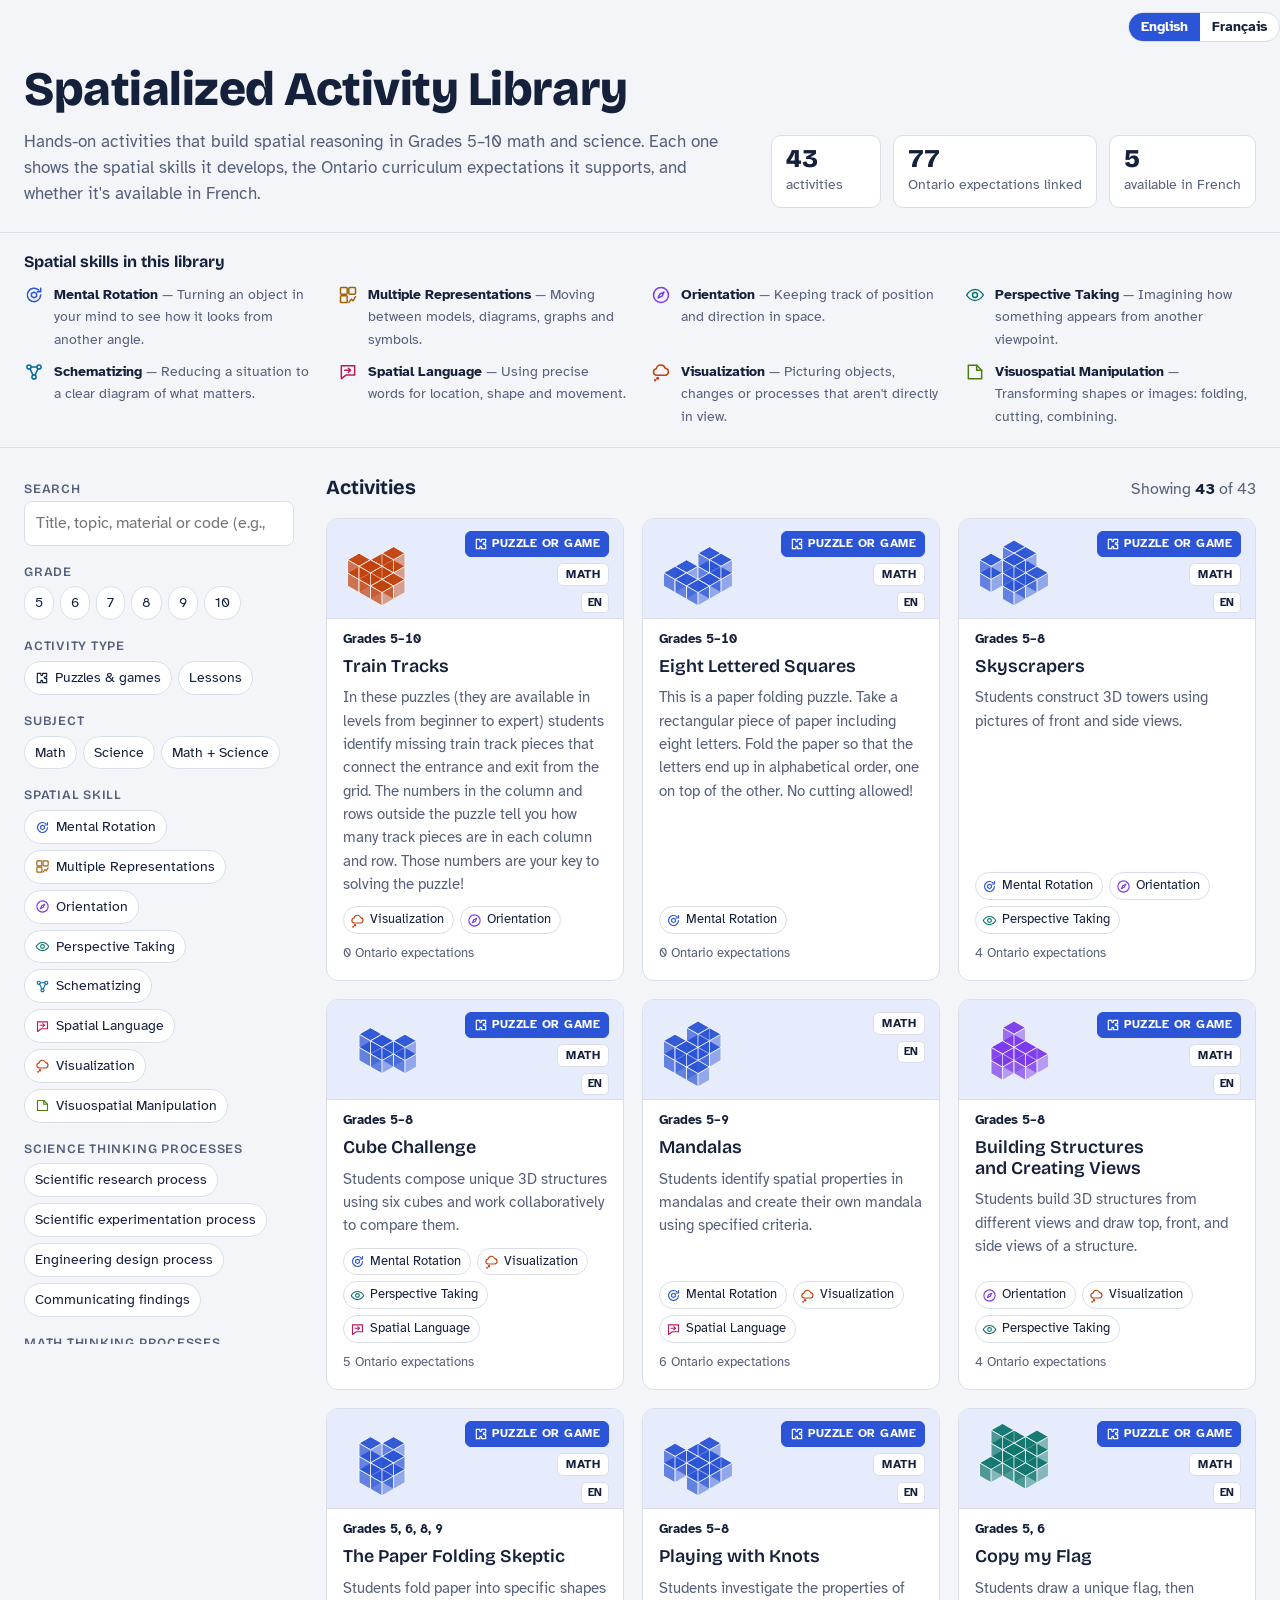
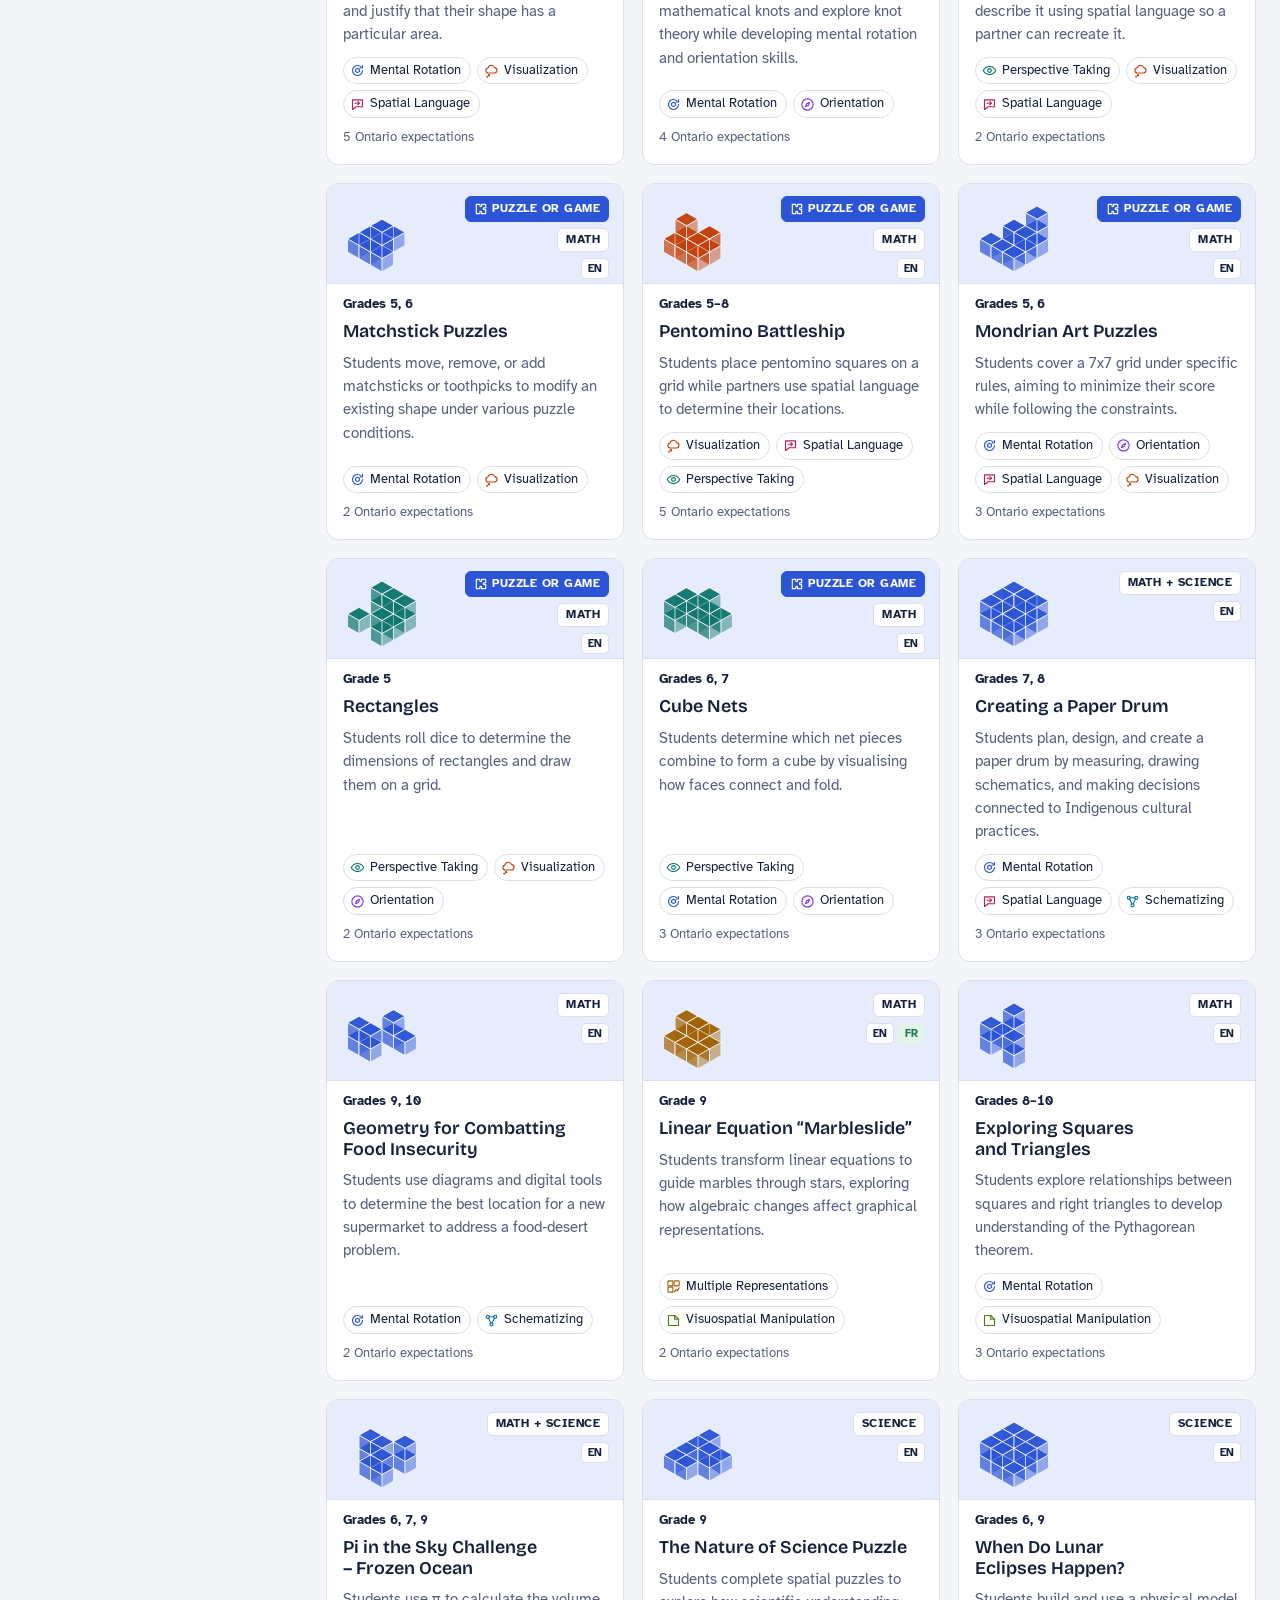
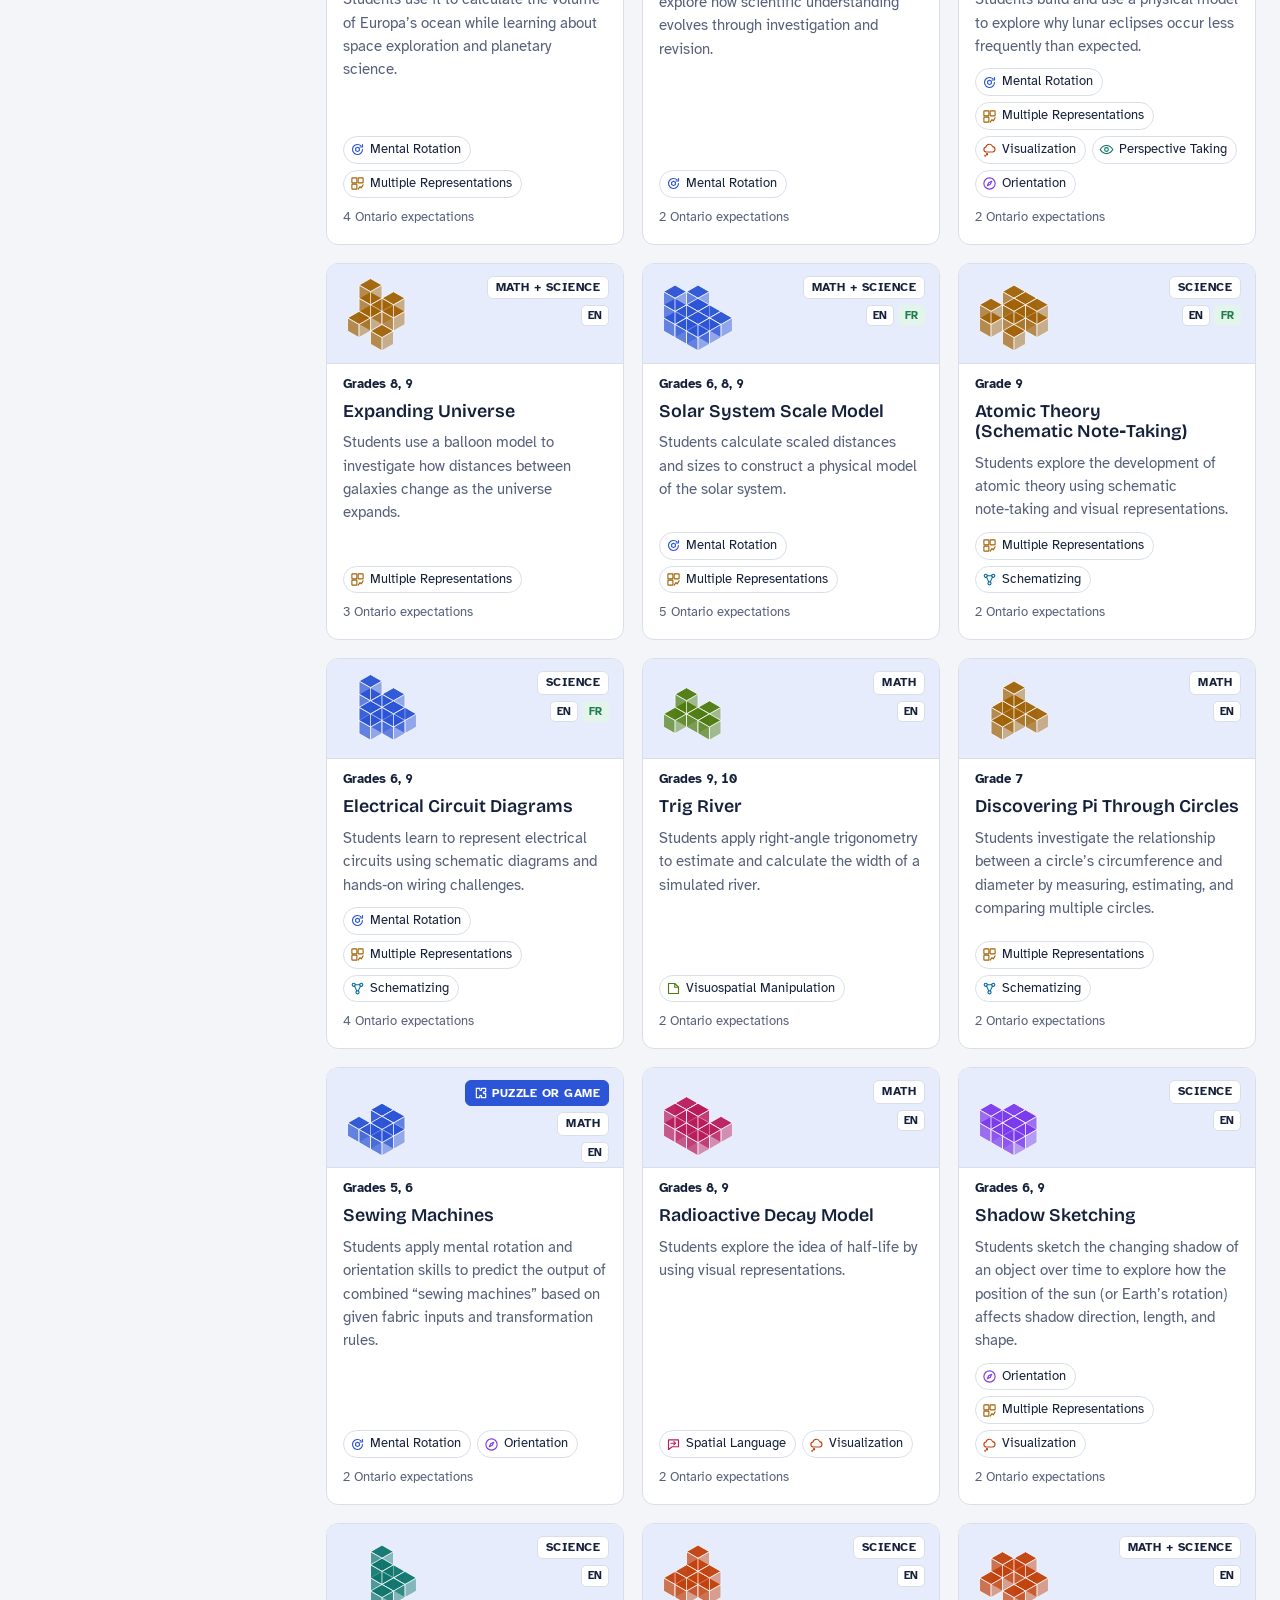
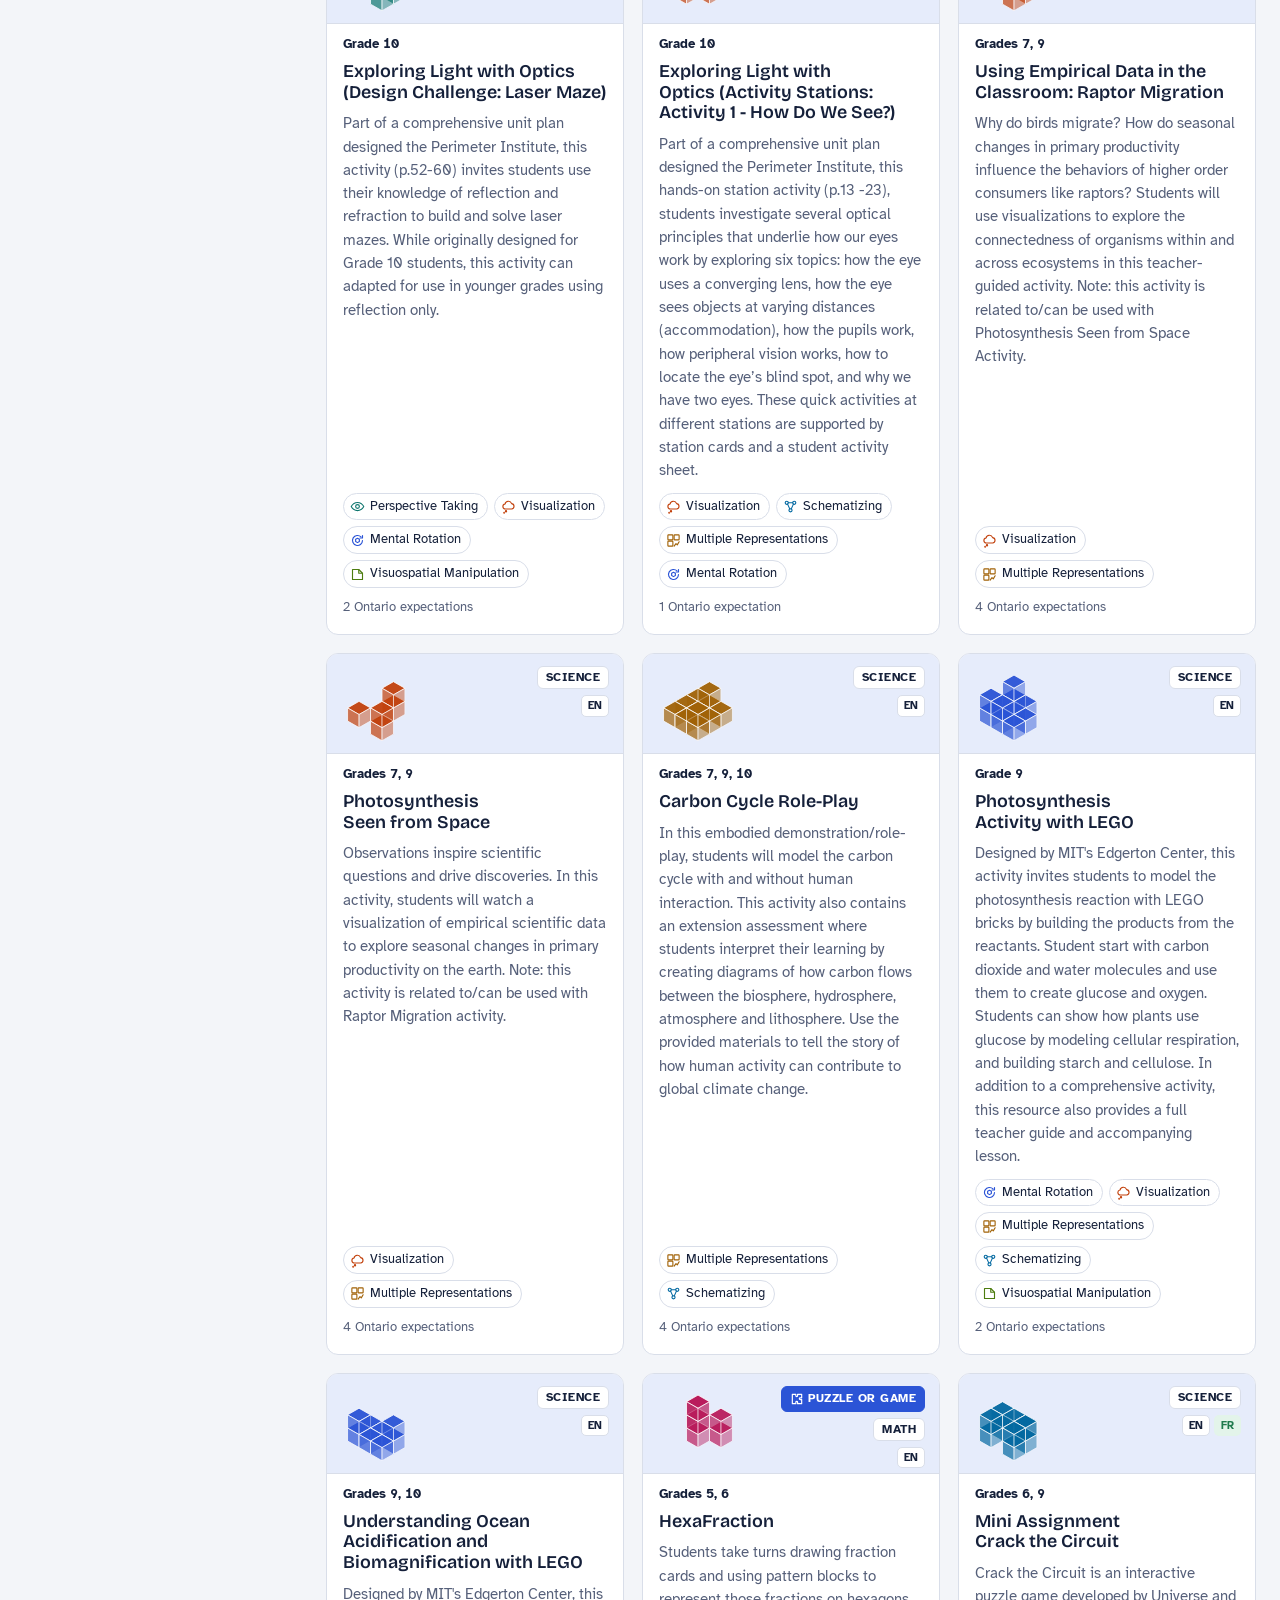
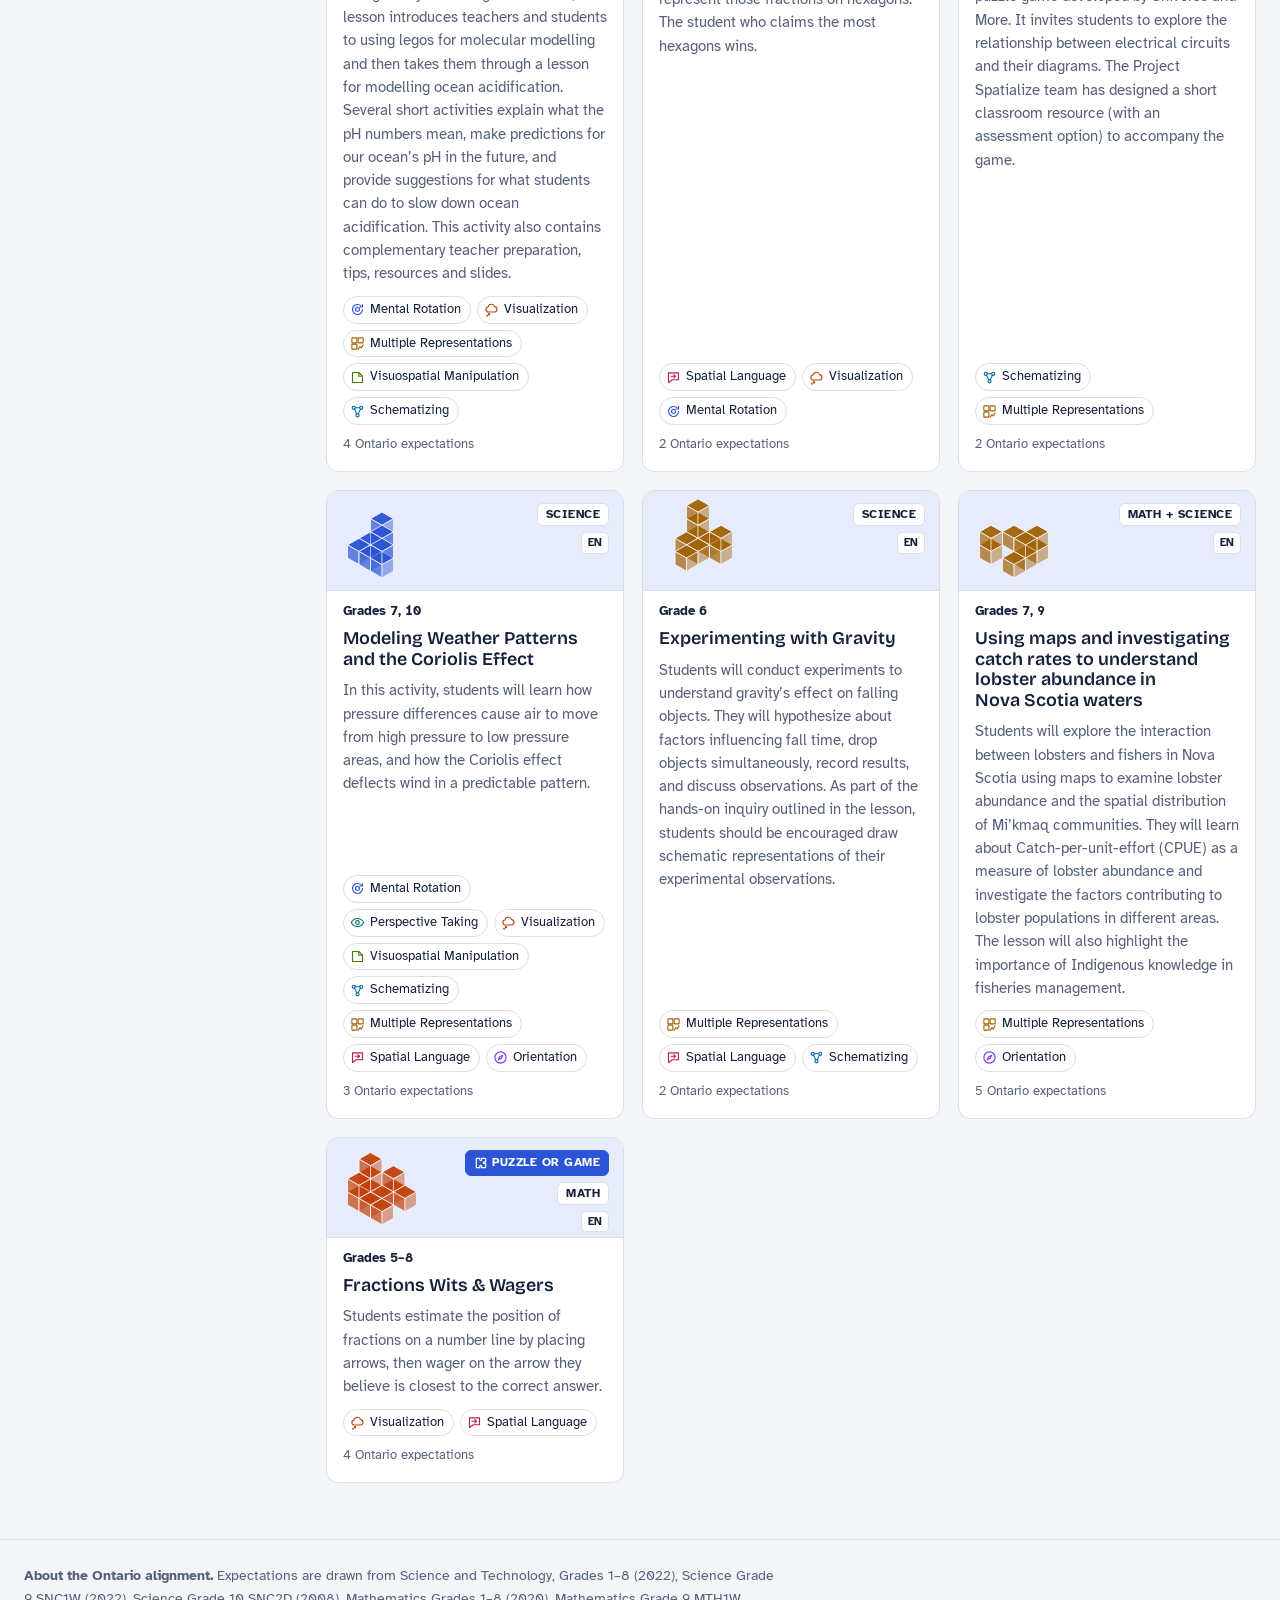
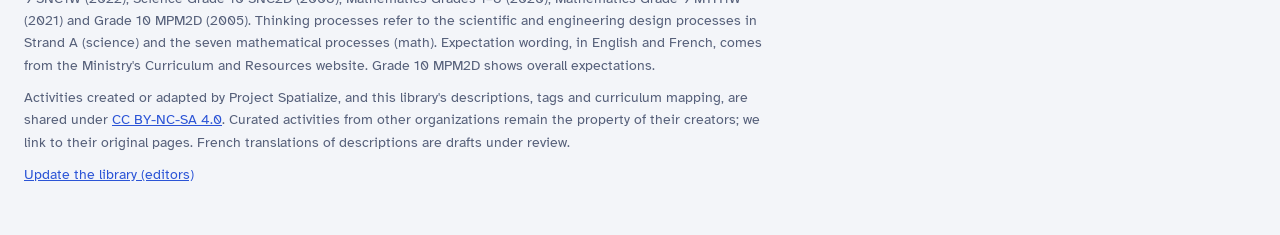
<file: index.html>
<!DOCTYPE html>
<html lang="en">
<head>
<meta charset="utf-8">
<meta name="viewport" content="width=device-width, initial-scale=1">
<title>Spatialized Activity Library</title>
<meta name="description" content="Hands-on spatial reasoning activities for Grades 5–10 math and science, linked to the Ontario curriculum. In English and French.">
<link rel="preconnect" href="https://fonts.googleapis.com">
<link rel="preconnect" href="https://fonts.gstatic.com" crossorigin>
<link href="https://fonts.googleapis.com/css2?family=Atkinson+Hyperlegible:ital,wght@0,400;0,700;1,400&family=Bricolage+Grotesque:opsz,wght@12..96,600;12..96,800&display=swap" rel="stylesheet">
<link rel="stylesheet" href="assets/style.css">
</head>
<body>
<a class="skip" href="#results" data-t="skip">Skip to activities</a>
<div class="wrap topbar">
  <div class="langs" role="group" aria-label="Language / Langue">
    <button type="button" data-lang="en" aria-pressed="true">English</button>
    <button type="button" data-lang="fr" aria-pressed="false" lang="fr">Français</button>
  </div>
</div>
<header class="mast">
  <div class="wrap mast-inner">
    <div>
      <h1 data-t="title">Spatialized Activity Library</h1>
      <p class="lede" data-t="lede"></p>
    </div>
    <div class="stats">
      <div class="stat"><b id="st-total">0</b><span data-t="stActs"></span></div>
      <div class="stat"><b id="st-exp">0</b><span data-t="stExp"></span></div>
      <div class="stat"><b id="st-fr">0</b><span data-t="stFr"></span></div>
    </div>
  </div>
</header>

<section class="key" aria-labelledby="key-h">
  <div class="wrap">
    <h2 id="key-h" data-t="keyH"></h2>
    <ul id="skill-key"></ul>
  </div>
</section>

<div class="wrap">
<main>
  <aside class="filters" aria-label="Filters" id="filters">
    <div>
      <label class="flabel" for="q" data-t="search"></label>
      <input type="search" id="q" autocomplete="off">
    </div>
    <fieldset><legend data-t="fGrade"></legend><div class="chips" id="f-grade"></div></fieldset>
    <fieldset><legend data-t="fType"></legend><div class="chips" id="f-type"></div></fieldset>
    <fieldset><legend data-t="fSubj"></legend><div class="chips" id="f-subj"></div></fieldset>
    <fieldset><legend data-t="fSkill"></legend><div class="chips" id="f-skill"></div></fieldset>
    <fieldset><legend data-t="fSciProc"></legend><div class="chips" id="f-sp"></div></fieldset>
    <fieldset><legend data-t="fMathProc"></legend><div class="chips" id="f-mp"></div></fieldset>
    <fieldset><legend data-t="fLang"></legend><div class="chips" id="f-lang"></div></fieldset>
    <button type="button" class="btn" id="reset" data-t="reset"></button>
  </aside>

  <section id="results" aria-labelledby="res-h">
    <div class="results-head">
      <h2 id="res-h" style="font-size:1.25rem" data-t="acts"></h2>
      <p aria-live="polite" id="count"></p>
    </div>
    <ul class="grid" id="grid"></ul>
    <p class="empty" id="empty" hidden data-t="empty"></p>
  </section>
</main>
</div>

<footer>
  <div class="wrap">
    <p data-t="aboutAlign"></p>
    <p data-t="license"></p>
    <p><a href="admin.html" data-t="editLink"></a></p>
  </div>
</footer>

<dialog id="dlg" aria-labelledby="dlg-title"></dialog>

<script src="assets/shared.js"></script>
<script>
const T = {
 en: {
  skip:"Skip to activities", title:"Spatialized Activity Library",
  lede:"Hands-on activities that build spatial reasoning in Grades 5–10 math and science. Each one shows the spatial skills it develops, the Ontario curriculum expectations it supports, and whether it's available in French.",
  stActs:"activities", stExp:"Ontario expectations linked", stFr:"available in French",
  keyH:"Spatial skills in this library", search:"Search", searchPh:"Title, topic, material or code (e.g., E2.5)",
  fGrade:"Grade", fSubj:"Subject", fSkill:"Spatial skill", fLang:"Language", reset:"Clear all filters",
  subj:{math:"Math",sci:"Science",both:"Math + Science"}, frOnly:"Available in French",
  acts:"Activities", showing:(n,t)=>`Showing <strong>${n}</strong> of ${t}`, empty:"No activities match these filters. Try removing a skill or grade.",
  nExp:n=>`${n} Ontario expectation${n===1?"":"s"}`, close:"Close", objectives:"Objectives", materials:"Materials", prep:"Teacher notes",
  skills:"Spatial skills", sciExp:"Ontario science expectations", mathExp:"Ontario math expectations",
  procs:"Thinking processes", sciProc:"Science", mathProc:"Math", concepts:"Science contexts and concepts", resources:"Lesson plan and resources",
  noLink:"Lesson plan link coming soon.", adapted:s=>`Adapted from ${s}.`, type:{puzzle:"Puzzle or game",lesson:"Lesson"}, fType:"Activity type", fSciProc:"Science thinking processes", fMathProc:"Math thinking processes", types:{puzzle:"Puzzles & games",lesson:"Lessons"},
  langAvail:{en:"English only", both:"English and French"},
  aboutAlign:"<strong>About the Ontario alignment.</strong> Expectations are drawn from Science and Technology, Grades 1–8 (2022), Science Grade 9 SNC1W (2022), Science Grade 10 SNC2D (2008), Mathematics Grades 1–8 (2020), Mathematics Grade 9 MTH1W (2021) and Grade 10 MPM2D (2005). Thinking processes refer to the scientific and engineering design processes in Strand A (science) and the seven mathematical processes (math). Expectation wording, in English and French, comes from the Ministry's Curriculum and Resources website. Grade 10 MPM2D shows overall expectations.",
  license:'Activities created or adapted by Project Spatialize, and this library\'s descriptions, tags and curriculum mapping, are shared under <a href="https://creativecommons.org/licenses/by-nc-sa/4.0/" rel="license noopener" target="_blank">CC BY-NC-SA 4.0</a>. Curated activities from other organizations remain the property of their creators; we link to their original pages. French translations of descriptions are drafts under review.',
  editLink:"Update the library (editors)",
 },
 fr: {
  skip:"Aller aux activités", title:"Bibliothèque d'activités Spatialized",
  lede:"Des activités concrètes pour développer le raisonnement spatial en mathématiques et en sciences, de la 5e à la 10e année. Chaque fiche indique les habiletés spatiales visées, les attentes du curriculum de l'Ontario et la disponibilité en français.",
  stActs:"activités", stExp:"attentes de l'Ontario liées", stFr:"offertes en français",
  keyH:"Habiletés spatiales", search:"Rechercher", searchPh:"Titre, sujet, matériel ou code (p. ex., E2.5)",
  fGrade:"Année", fSubj:"Matière", fSkill:"Habileté spatiale", fLang:"Langue", reset:"Effacer les filtres",
  subj:{math:"Mathématiques",sci:"Sciences",both:"Maths + sciences"}, frOnly:"Offert en français",
  acts:"Activités", showing:(n,t)=>`<strong>${n}</strong> sur ${t}`, empty:"Aucune activité ne correspond à ces filtres. Retirez une habileté ou une année.",
  nExp:n=>`${n} attente${n>1?"s":""} de l'Ontario`, close:"Fermer", objectives:"Objectifs", materials:"Matériel", prep:"Notes pour l'enseignant",
  skills:"Habiletés spatiales", sciExp:"Attentes en sciences (Ontario)", mathExp:"Attentes en mathématiques (Ontario)",
  procs:"Processus de pensée", sciProc:"Sciences", mathProc:"Mathématiques", concepts:"Contextes et concepts scientifiques", resources:"Plan de leçon et ressources",
  noLink:"Lien vers le plan de leçon à venir.", adapted:s=>`Adapté de : ${s}.`, type:{puzzle:"Casse-tête ou jeu",lesson:"Leçon"}, fType:"Type d'activité", fSciProc:"Processus de pensée en sciences", fMathProc:"Processus mathématiques", types:{puzzle:"Casse-têtes et jeux",lesson:"Leçons"},
  langAvail:{en:"Anglais seulement", both:"Anglais et français"},
  aboutAlign:"<strong>Arrimage au curriculum de l'Ontario.</strong> Les attentes proviennent de Sciences et technologie, 1re à 8e année (2022), Sciences 9e année SNC1W (2022), Sciences 10e année SNC2D (2008), Mathématiques 1re à 8e année (2020), Mathématiques 9e année MTH1W (2021) et 10e année MPM2D (2005). Les processus de pensée renvoient aux processus scientifiques et de design en ingénierie du domaine A (sciences) et aux sept processus mathématiques. Le libellé des attentes, en anglais et en français, provient du site Curriculum et ressources du Ministère. Pour MPM2D (10e année), ce sont les attentes générales.",
  license:'Les activités créées ou adaptées par Project Spatialize, ainsi que les descriptions, étiquettes et arrimages de cette bibliothèque, sont diffusés sous licence <a href="https://creativecommons.org/licenses/by-nc-sa/4.0/deed.fr" rel="license noopener" target="_blank">CC BY-NC-SA 4.0</a>. Les activités d\'autres organismes demeurent la propriété de leurs auteurs; nous renvoyons à leurs pages d\'origine. Les traductions françaises sont des ébauches en cours de révision.',
  editLink:"Mettre à jour la bibliothèque (éditeurs)",
 }
};
const {SKILLS, icon, skillName, gradesText, expLabel, esc} = SPZ;
let DB = null, lang = "en";
try { const s = localStorage.getItem("spz-lang"); if (s === "fr" || s === "en") lang = s; } catch(e) {}
const $ = s => document.querySelector(s);
const t = k => T[lang][k];
const state = {q:"", grades:new Set(), type:new Set(), subj:new Set(), skills:new Set(), sp:new Set(), mp:new Set(), fr:false};
const PUZ = '<svg class="ico" width="14" height="14" viewBox="0 0 24 24" fill="none" stroke="currentColor" stroke-width="2" stroke-linecap="round" stroke-linejoin="round" aria-hidden="true" focusable="false"><path d="M4 4h6v2.5a1.5 1.5 0 1 0 3 0V4h7v6h-2.5a1.5 1.5 0 1 0 0 3H20v7h-7v-2.5a1.5 1.5 0 1 0-3 0V20H4z"/></svg>';
const pick = o => (o && (o[lang] || o.en)) || "";

function art(a){
  let h=0; for(const c of a.id) h=(h*31+c.charCodeAt(0))>>>0;
  const rnd=()=>{h=(h*1664525+1013904223)>>>0; return h/4294967296};
  const col=`var(${(SKILLS[a.skills[0]]||{c:"--s9"}).c})`;
  const cells=[]; for(let x=0;x<3;x++)for(let y=0;y<3;y++){const n=Math.floor(rnd()*3.2); for(let z=0;z<n;z++)cells.push([x,y,z]);}
  if(!cells.length) cells.push([1,1,0]);
  cells.sort((p,q)=>(p[0]+p[1])-(q[0]+q[1])||p[2]-q[2]);
  const W=14,H=8,Z=16,ox=50,oy=40; let s="";
  for(const [x,y,z] of cells){ const cx=ox+(x-y)*W, cy=oy+(x+y)*H-z*Z;
    s+=`<polygon points="${cx},${cy-H} ${cx+W},${cy} ${cx},${cy+H} ${cx-W},${cy}" fill="${col}" opacity=".95"/><polygon points="${cx-W},${cy} ${cx},${cy+H} ${cx},${cy+H+Z} ${cx-W},${cy+Z}" fill="${col}" opacity=".7"/><polygon points="${cx+W},${cy} ${cx},${cy+H} ${cx},${cy+H+Z} ${cx+W},${cy+Z}" fill="${col}" opacity=".45"/>`; }
  return `<svg class="art" viewBox="0 0 100 100" aria-hidden="true" focusable="false"><g stroke="var(--surface)" stroke-width="1" stroke-linejoin="round">${s}</g></svg>`;
}
const skillTag = s => `<span class="tag">${icon(s,15)}${esc(skillName(s,lang))}</span>`;
const langBadges = a => `<span class="lang-badges" title="${esc(t("langAvail")[a.languages.includes("fr")?"both":"en"])}"><b>EN</b>${a.languages.includes("fr")?'<b class="fr">FR</b>':""}</span>`;

function chip(group,val,label,ico=""){
  const id=`f-${group}-${String(val).replace(/[^a-z0-9]/gi,"-")}`;
  return `<label class="chip" for="${id}"><input type="checkbox" id="${id}" data-g="${group}" value="${esc(val)}"><span>${ico}${esc(label)}</span></label>`;
}
function buildFilters(){
  const keep = new Set([...document.querySelectorAll("#filters input:checked")].map(i=>i.id));
  $("#f-grade").innerHTML=[5,6,7,8,9,10].map(g=>chip("grades",g,g)).join("");
  $("#f-type").innerHTML=["puzzle","lesson"].map(k=>chip("type",k,t("types")[k],k==="puzzle"?PUZ:"")).join("");
  $("#f-subj").innerHTML=["math","sci","both"].map(s=>chip("subj",s,t("subj")[s])).join("");
  const used=[...new Set(DB.activities.flatMap(a=>a.skills))].sort((a,b)=>skillName(a,lang).localeCompare(skillName(b,lang),lang));
  $("#f-skill").innerHTML=used.map(s=>chip("skills",s,skillName(s,lang),icon(s,15))).join("");
  const usedP=g=>Object.keys(DB.processes[g]).filter(k=>DB.activities.some(a=>a.processes[g].includes(k)));
  $("#f-sp").innerHTML=usedP("sci").map(k=>chip("sp",k,DB.processes.sci[k][lang])).join("");
  $("#f-mp").innerHTML=usedP("math").map(k=>chip("mp",k,DB.processes.math[k][lang])).join("");
  $("#f-lang").innerHTML=chip("fr","1",t("frOnly"));
  keep.forEach(id=>{const el=document.getElementById(id); if(el) el.checked=true;});
  $("#skill-key").innerHTML=used.map(s=>`<li>${icon(s,20)}<span><strong>${esc(skillName(s,lang))}</strong> — ${esc(SKILLS[s]?SKILLS[s][lang+"_d"]:"")}</span></li>`).join("");
  document.querySelectorAll("#filters input[type=checkbox]").forEach(i=>i.onchange=e=>{
    const el=e.target, g=el.dataset.g;
    if(g==="fr") state.fr=el.checked; else { const v=g==="grades"?+el.value:el.value; el.checked?state[g].add(v):state[g].delete(v); }
    render();
  });
}
function hay(a){
  return [a.title.en,a.title.fr,a.summary.en,a.summary.fr,a.objectives.en,a.objectives.fr,(a.materials.en||[]).join(" "),(a.materials.fr||[]).join(" "),
    a.skills.map(s=>s+" "+skillName(s,"fr")).join(" "),a.concepts.join(" "),
    a.expectations.map(k=>{const e=DB.expectations[k]; return e?`${e.code} ${e.course} ${e.en} ${e.fr}`:""}).join(" ")].join(" ").toLowerCase();
}
function match(a){
  if(state.grades.size && !a.grades.some(g=>state.grades.has(g))) return false;
  if(state.type.size && !state.type.has(a.type)) return false;
  if(state.subj.size && !state.subj.has(a.subject)) return false;
  if(state.skills.size && ![...state.skills].every(s=>a.skills.includes(s))) return false;
  if(state.sp.size && ![...state.sp].every(p=>a.processes.sci.includes(p))) return false;
  if(state.mp.size && ![...state.mp].every(p=>a.processes.math.includes(p))) return false;
  if(state.fr && !a.languages.includes("fr")) return false;
  if(state.q && !a._hay.includes(state.q)) return false;
  return true;
}
function card(a){
  const n=a.expectations.length;
  return `<li class="card">
   <div class="thumb">${art(a)}<span class="badges">${a.type==="puzzle"?`<span class="pill puz">${PUZ}${esc(t("type").puzzle)}</span>`:""}<span class="pill">${esc(t("subj")[a.subject])}</span>${langBadges(a)}</span></div>
   <div class="card-body">
     <span class="grades">${esc(gradesText(a.grades,lang))}</span>
     <h3><button type="button" data-id="${a.id}">${esc(pick(a.title))}</button></h3>
     <p>${esc(pick(a.summary))}</p>
     <div class="meta">${a.skills.map(skillTag).join("")}</div>
     <span class="foot">${esc(t("nExp")(n))}</span>
   </div></li>`;
}
function render(){
  const list=DB.activities.filter(match);
  $("#grid").innerHTML=list.map(card).join("");
  $("#empty").hidden=!!list.length;
  $("#count").innerHTML=t("showing")(list.length,DB.activities.length);
}
function expList(keys){
  return `<ul class="exp">${keys.map(k=>{const e=DB.expectations[k]; if(!e) return "";
    return `<li><a class="code ${e.subj}" href="${esc(e.url)}" target="_blank" rel="noopener">${esc(expLabel(e,lang))}</a><span>${esc(e[lang]||e.en)}</span></li>`}).join("")}</ul>`;
}
function openDlg(id, push=true){
  const a=DB.activities.find(x=>x.id===id); if(!a) return;
  const dlg=$("#dlg");
  const sciK=a.expectations.filter(k=>DB.expectations[k]?.subj==="sci"), mathK=a.expectations.filter(k=>DB.expectations[k]?.subj==="math");
  const P=DB.processes;
  const procs=[...a.processes.sci.map(p=>`<span>${esc(t("sciProc"))}: ${esc(P.sci[p]?.[lang]||p)}</span>`), ...a.processes.math.map(p=>`<span>${esc(t("mathProc"))}: ${esc(P.math[p]?.[lang]||p)}</span>`)].join("");
  const links=a.links.length?`<div class="linkrow">${a.links.map((l,i)=>`<a class="btn${i===0?" primary":""}" href="${esc(l.url)}" target="_blank" rel="noopener"><span class="lg">${l.lang.toUpperCase()}</span>${esc(l[lang]||l.en)} <span aria-hidden="true">↗</span></a>`).join("")}</div>`:`<p class="note">${esc(t("noLink"))}</p>`;
  const mats=(a.materials[lang]&&a.materials[lang].length?a.materials[lang]:a.materials.en)||[];
  dlg.innerHTML=`<div class="dlg-head"><div><h2 id="dlg-title">${esc(pick(a.title))}</h2>
     <p class="sub">${esc(gradesText(a.grades,lang))} · ${esc(t("subj")[a.subject])} · ${esc(t("type")[a.type])} · ${esc(t("langAvail")[a.languages.includes("fr")?"both":"en"])}</p></div>
     <button class="btn" type="button" id="dlg-close">${esc(t("close"))}</button></div>
   <div class="dlg-body">
     <p>${esc(pick(a.summary))}</p>
     <div><h3>${esc(t("resources"))}</h3>${links}${a.adaptedFrom?`<p class="note" style="margin-top:8px">${esc(t("adapted")(a.adaptedFrom))}</p>`:""}</div>
     <div class="row2">
       <div><h3>${esc(t("objectives"))}</h3><p>${esc(pick(a.objectives))}</p></div>
       <div><h3>${esc(t("materials"))}</h3><ul>${mats.map(m=>`<li>${esc(m)}</li>`).join("")}</ul>${pick(a.prep)?`<p class="note" style="margin-top:8px"><strong>${esc(t("prep"))}:</strong> ${esc(pick(a.prep))}</p>`:""}</div>
     </div>
     <div><h3>${esc(t("skills"))}</h3><div class="meta">${a.skills.map(skillTag).join("")}</div></div>
     ${sciK.length?`<div><h3>${esc(t("sciExp"))}</h3>${expList(sciK)}</div>`:""}
     ${mathK.length?`<div><h3>${esc(t("mathExp"))}</h3>${expList(mathK)}</div>`:""}
     ${procs?`<div><h3>${esc(t("procs"))}</h3><div class="proc">${procs}</div></div>`:""}
     ${a.concepts.length?`<div><h3>${esc(t("concepts"))}</h3><p>${a.concepts.map(esc).join(" · ")}</p></div>`:""}
   </div>`;
  $("#dlg-close").onclick=()=>dlg.close();
  if(!dlg.open) dlg.showModal();
  if(push && location.hash!=="#"+id) history.replaceState(null,"","#"+id);
}
function applyLang(){
  document.documentElement.lang=lang;
  document.title=t("title");
  document.querySelectorAll("[data-t]").forEach(el=>{const v=t(el.dataset.t); if(typeof v==="string") el.innerHTML=v;});
  $("#q").placeholder=t("searchPh");
  document.querySelectorAll(".langs button").forEach(b=>b.setAttribute("aria-pressed",b.dataset.lang===lang));
  buildFilters(); render();
  const d=$("#dlg"); if(d.open){ const id=location.hash.slice(1); openDlg(id,false); }
}
document.querySelectorAll(".langs button").forEach(b=>b.onclick=()=>{lang=b.dataset.lang; try{localStorage.setItem("spz-lang",lang)}catch(e){} applyLang();});
$("#dlg").addEventListener("close",()=>{ if(location.hash) history.replaceState(null,"",location.pathname+location.search); });
$("#dlg").addEventListener("click",e=>{ if(e.target.id==="dlg") e.target.close(); });
$("#grid").addEventListener("click",e=>{ const b=e.target.closest("[data-id]"); if(b) openDlg(b.dataset.id); });
$("#q").addEventListener("input",e=>{state.q=e.target.value.trim().toLowerCase(); render();});
$("#reset").onclick=()=>{ ["grades","type","subj","skills","sp","mp"].forEach(k=>state[k].clear()); state.fr=false; state.q=""; $("#q").value="";
  document.querySelectorAll("#filters input[type=checkbox]").forEach(i=>i.checked=false); render(); };
window.addEventListener("hashchange",()=>{ const id=location.hash.slice(1); if(id) openDlg(id,false); });

fetch("data/activities.json",{cache:"no-cache"}).then(r=>{ if(!r.ok) throw new Error(r.status); return r.json(); }).then(d=>{
  DB=d; const u=x=>[...new Set(x||[])];
  DB.activities.forEach(a=>{ a.skills=u(a.skills); a.expectations=u(a.expectations); a.grades=u(a.grades); a.languages=u(a.languages);
    a.processes={sci:u(a.processes?.sci),math:u(a.processes?.math)}; a._hay=hay(a); });
  $("#st-total").textContent=DB.activities.length;
  $("#st-exp").textContent=new Set(DB.activities.flatMap(a=>a.expectations)).size;
  $("#st-fr").textContent=DB.activities.filter(a=>a.languages.includes("fr")).length;
  applyLang();
  if(location.hash.length>1) openDlg(location.hash.slice(1),false);
}).catch(err=>{ $("#grid").innerHTML=`<li class="empty">The activity list couldn't load (data/activities.json). If you opened this file directly from your computer, view it through GitHub Pages instead.</li>`; });
</script>
</body>
</html>
</file>
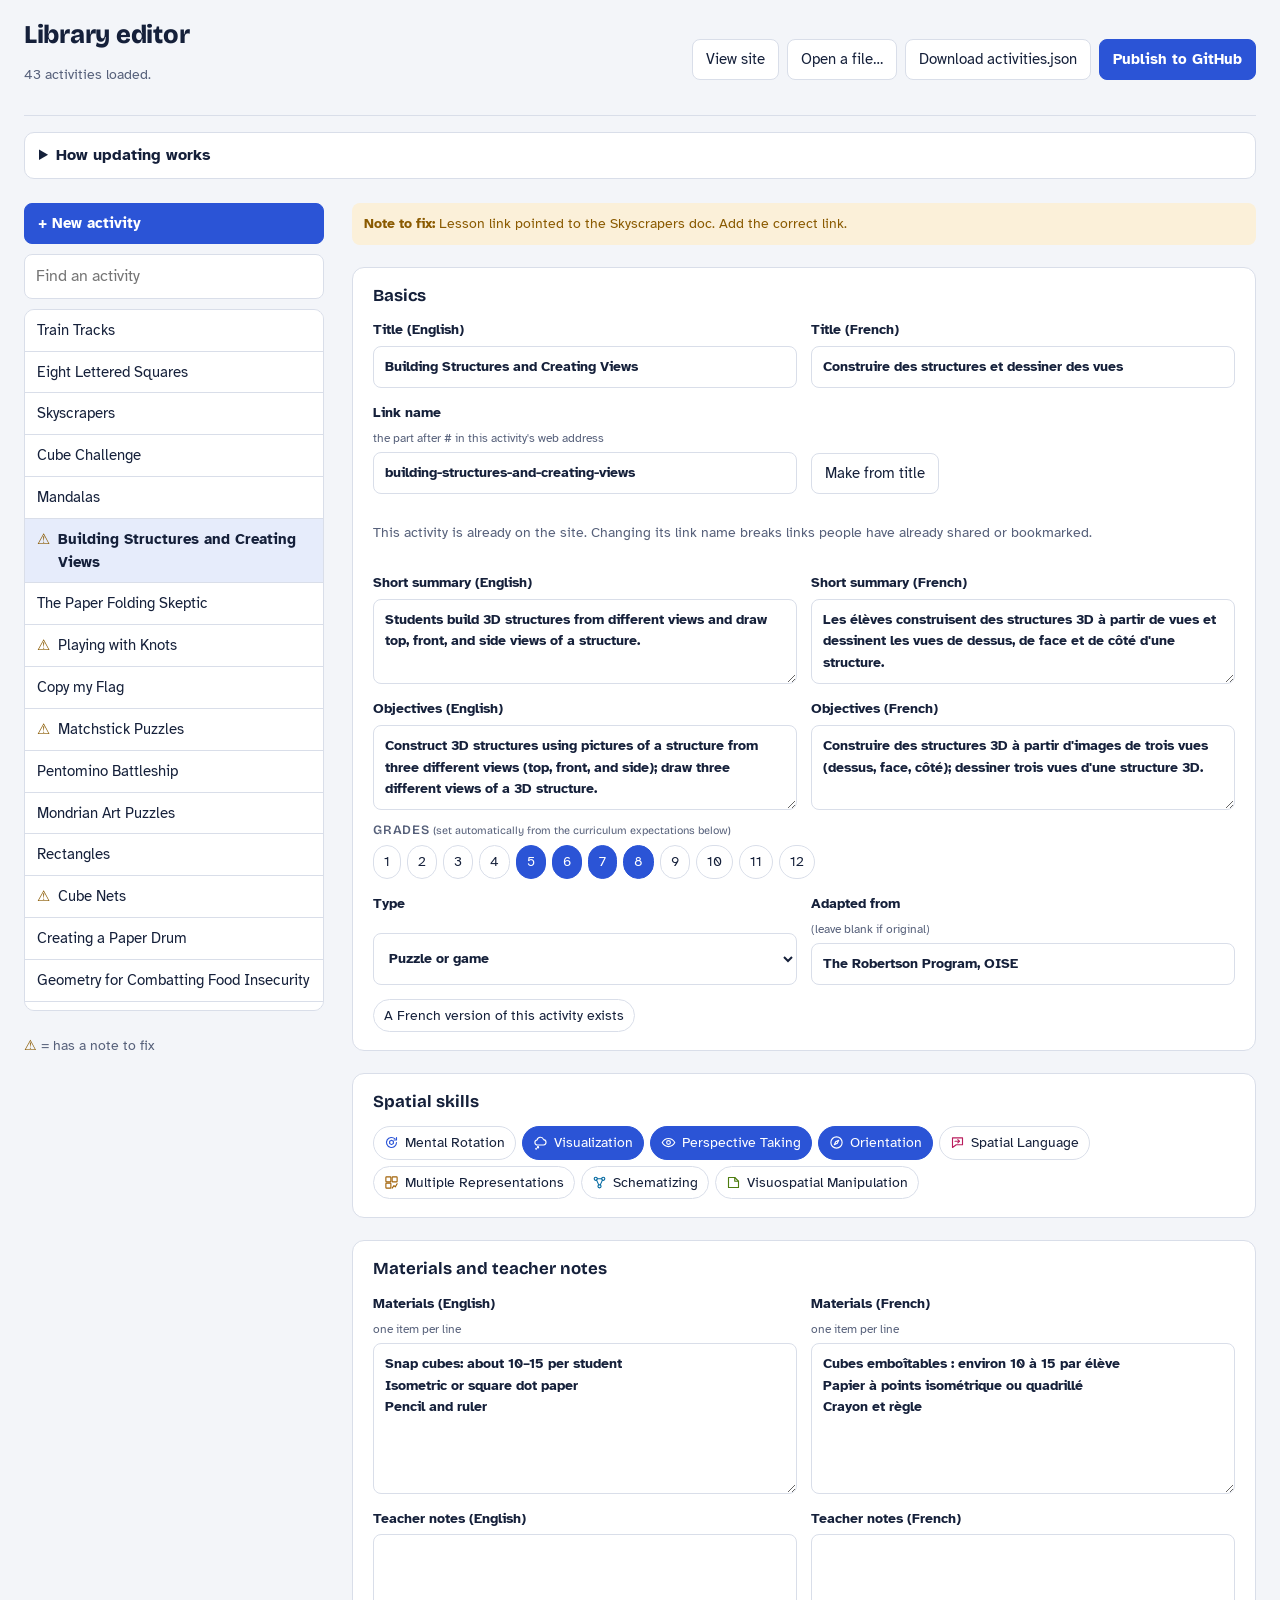
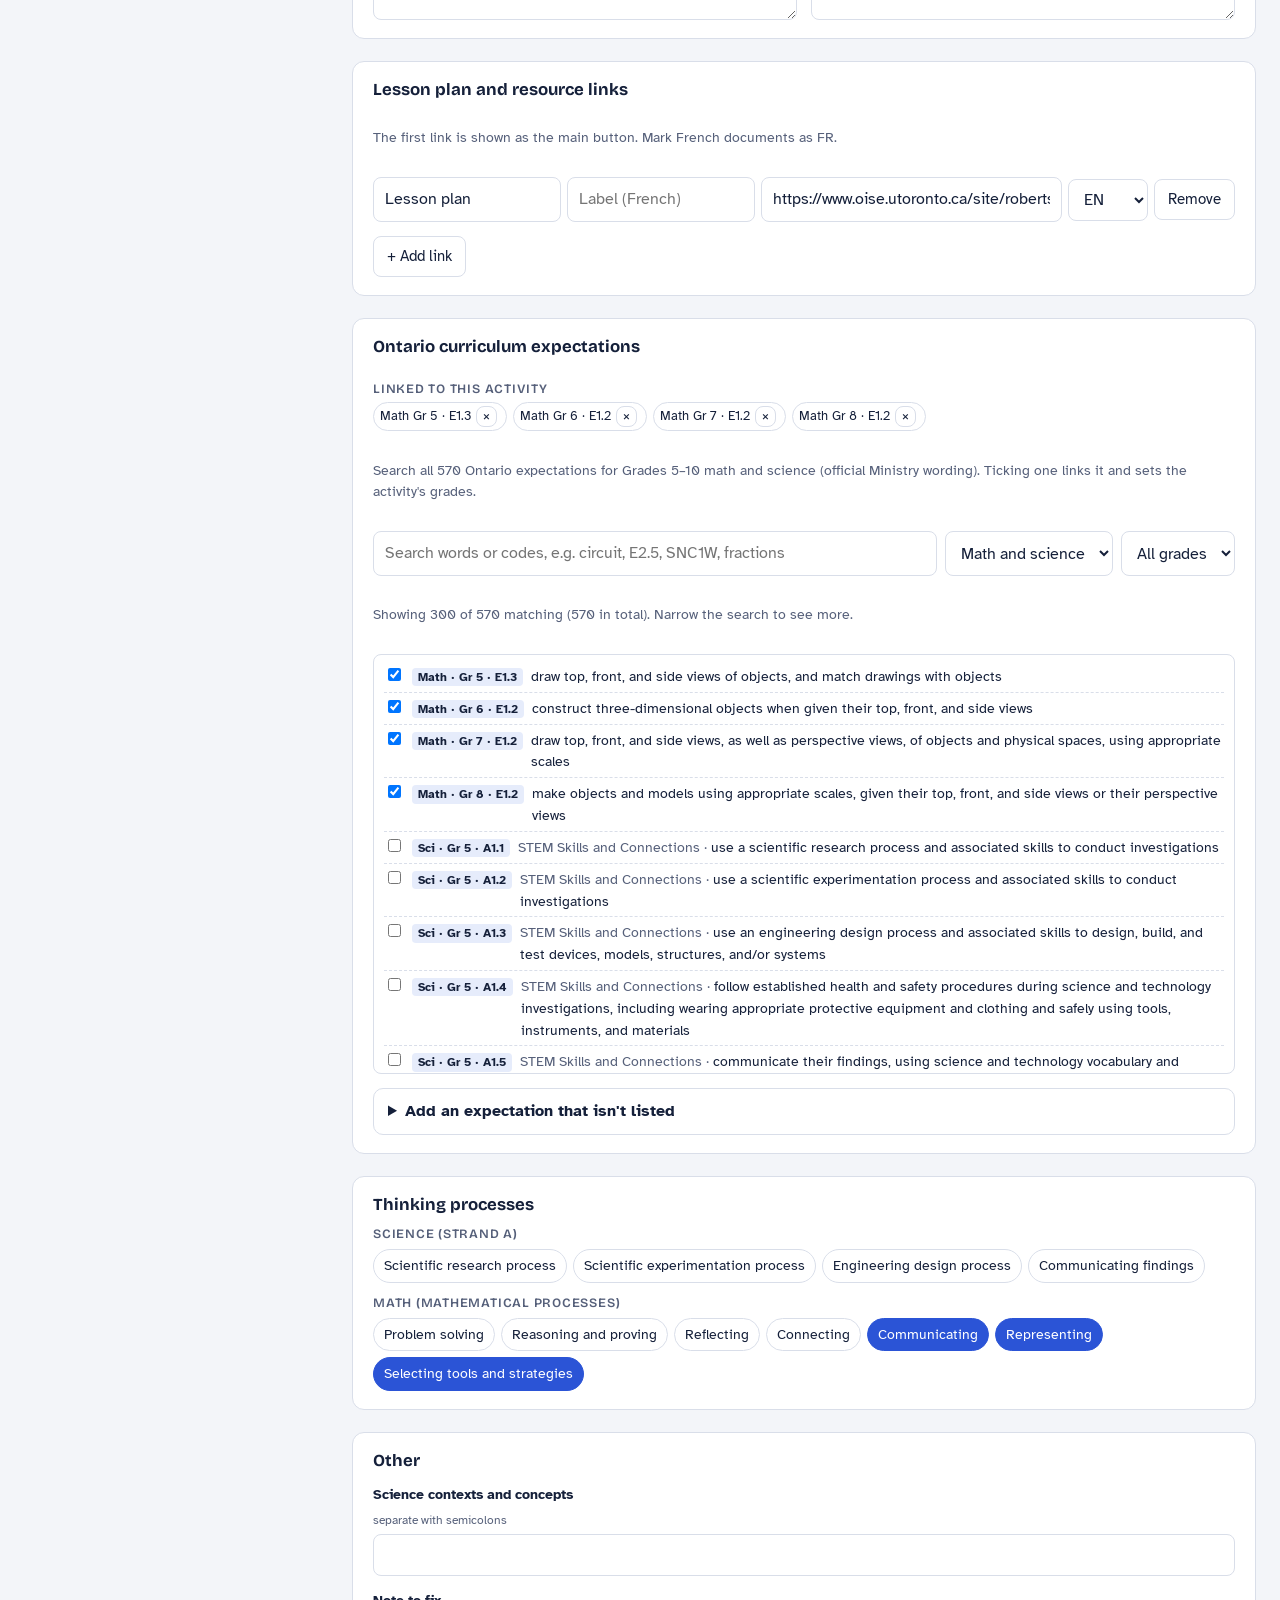
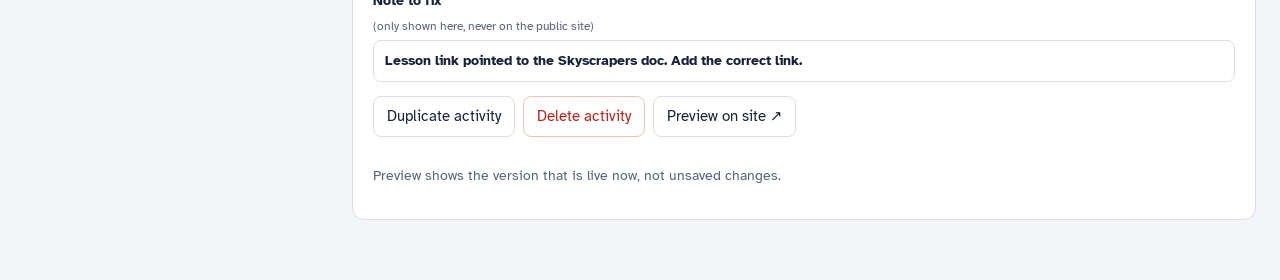
<file: admin.html>
<!DOCTYPE html>
<html lang="en">
<head>
<meta charset="utf-8">
<meta name="viewport" content="width=device-width, initial-scale=1">
<meta name="robots" content="noindex">
<title>Spatialized Library Editor</title>
<link rel="preconnect" href="https://fonts.googleapis.com">
<link rel="preconnect" href="https://fonts.gstatic.com" crossorigin>
<link href="https://fonts.googleapis.com/css2?family=Atkinson+Hyperlegible:wght@400;700&family=Bricolage+Grotesque:opsz,wght@12..96,600;12..96,800&display=swap" rel="stylesheet">
<link rel="stylesheet" href="assets/style.css">
<style>
/* Editor layout: toolbar, then list rail + form */
.ed-top{display:flex;flex-wrap:wrap;gap:12px;align-items:center;justify-content:space-between;padding:20px 0 16px;border-bottom:1px solid var(--line)}
.ed-top h1{font-size:1.6rem}
.ed-top .actions{display:flex;flex-wrap:wrap;gap:8px;align-items:center}
.status{font-size:.88rem;color:var(--muted)}
.status.dirty{color:var(--warn)}
.ed{display:grid;grid-template-columns:300px minmax(0,1fr);gap:28px;padding:24px 0 60px}
.rail{position:sticky;top:16px;align-self:start;display:flex;flex-direction:column;gap:10px;max-height:calc(100vh - 32px)}
.rail ul{list-style:none;margin:0;padding:0;overflow:auto;border:1px solid var(--line);border-radius:10px;background:var(--surface)}
.rail li button{all:unset;box-sizing:border-box;display:flex;gap:8px;width:100%;padding:9px 12px;border-bottom:1px solid var(--line);cursor:pointer;font-size:.92rem}
.rail li button[aria-current="true"]{background:var(--soft);font-weight:700}
.rail li button:focus-visible{outline:3px solid var(--accent);outline-offset:-3px}
.rail .warn{color:var(--warn)}
form{display:grid;gap:22px}
.card-sec{background:var(--surface);border:1px solid var(--line);border-radius:12px;padding:18px 20px;display:grid;gap:14px}
.card-sec h2{font-size:1.05rem}
.pair{display:grid;grid-template-columns:1fr 1fr;gap:14px}
label.f{display:grid;gap:5px;font-size:.88rem;font-weight:700}
label.f small{font-weight:400;color:var(--muted)}
.linktbl{display:grid;gap:8px}
.linkrow-ed{display:grid;grid-template-columns:1fr 1fr 1.6fr 80px auto;gap:6px;align-items:center}
.exp-pick{max-height:300px;overflow:auto;border:1px solid var(--line);border-radius:8px;padding:6px 10px}
.exp-filters{display:grid;grid-template-columns:1fr auto auto;gap:8px}
.exp-pick{max-height:420px}
.exp-pick label{display:grid;grid-template-columns:auto auto 1fr;gap:8px;align-items:baseline;padding:4px 0;font-size:.88rem;border-bottom:1px dashed var(--line)}
.exp-pick .code{font:700 .75rem/1.2 var(--body);background:var(--soft);padding:2px 6px;border-radius:4px;white-space:nowrap}
details{border:1px solid var(--line);border-radius:10px;padding:10px 14px;background:var(--surface)}
details summary{cursor:pointer;font-weight:700}
.help ol{margin:8px 0 0;padding-left:20px;display:grid;gap:6px;font-size:.92rem}
.msg{font-size:.9rem;padding:10px 12px;border-radius:8px}
.msg.ok{background:var(--ok-bg);color:var(--ok)} .msg.err{background:#fde8e6;color:#b42318}
@media (max-width:900px){ .ed{grid-template-columns:1fr} .rail{position:static;max-height:none} .rail ul{max-height:260px} .pair{grid-template-columns:1fr} .linkrow-ed{grid-template-columns:1fr 1fr} }
</style>
</head>
<body>
<div class="wrap">
  <div class="ed-top">
    <div>
      <h1>Library editor</h1>
      <p class="status" id="status" aria-live="polite">Loading…</p>
    </div>
    <div class="actions">
      <a class="btn" href="index.html">View site</a>
      <label class="btn" for="openfile">Open a file…</label>
      <input type="file" id="openfile" accept=".json,application/json" class="sr">
      <button class="btn" type="button" id="download">Download activities.json</button>
      <button class="btn primary" type="button" id="pubopen">Publish to GitHub</button>
    </div>
  </div>

  <details class="help" style="margin-top:16px">
    <summary>How updating works</summary>
    <ol>
      <li>Pick an activity on the left, or click <strong>New activity</strong>. Changes save in this browser as you type.</li>
      <li>Fill in English and French side by side. French can be left blank: the site shows the English text until it's added.</li>
      <li>When you're done, either <strong>Download activities.json</strong> and upload it to the <code>data</code> folder of your GitHub repository, or use <strong>Publish to GitHub</strong> to save it there directly. The live site updates within a minute or two.</li>
    </ol>
  </details>

  <div id="pubpanel" class="card-sec" hidden style="margin-top:16px">
    <h2>Publish to GitHub</h2>
    <p class="note">This saves <code>data/activities.json</code> straight to your repository. You need a GitHub fine-grained personal access token with <em>Contents: Read and write</em> permission for this repository only (GitHub → Settings → Developer settings → Personal access tokens). The token is sent only to GitHub.</p>
    <div class="pair">
      <label class="f">Owner (your GitHub username)<input type="text" id="gh-owner" autocomplete="off"></label>
      <label class="f">Repository<input type="text" id="gh-repo" value="spatialize-activities" autocomplete="off"></label>
      <label class="f">Branch<input type="text" id="gh-branch" value="main" autocomplete="off"></label>
      <label class="f">File path<input type="text" id="gh-path" value="data/activities.json" autocomplete="off"></label>
      <label class="f">Access token<input type="password" id="gh-token" autocomplete="off"></label>
      <label class="f">Change note <small>(shows in the repository history)</small><input type="text" id="gh-msg" value="Update activities"></label>
    </div>
    <label class="chip" for="gh-remember" style="justify-self:start"><input type="checkbox" id="gh-remember"><span>Remember these settings in this browser (including the token)</span></label>
    <div style="display:flex;gap:8px;flex-wrap:wrap"><button class="btn primary" type="button" id="publish">Publish now</button><button class="btn" type="button" id="pubclose">Cancel</button></div>
    <div id="pubmsg"></div>
  </div>

  <div class="ed">
    <aside class="rail" aria-label="Activities">
      <button class="btn primary" type="button" id="new">+ New activity</button>
      <input type="search" id="lsearch" placeholder="Find an activity" aria-label="Find an activity">
      <ul id="list"></ul>
      <p class="note"><span class="warn">⚠</span> = has a note to fix</p>
    </aside>
    <section aria-label="Activity details"><form id="form" novalidate></form></section>
  </div>
</div>

<script src="assets/shared.js"></script>
<script>
const {SKILLS, icon, expLabel, esc, slug} = SPZ;
const $ = s => document.querySelector(s);
let DB = null, cur = null, dirty = false, delArm = false;
const DRAFT = "spz-editor-draft";

function setStatus(msg, isDirty){ const s=$("#status"); s.textContent=msg; s.classList.toggle("dirty",!!isDirty); }
function markDirty(){ dirty=true; setStatus("Unsaved changes: download or publish when you're ready.",true); try{localStorage.setItem(DRAFT,JSON.stringify(DB))}catch(e){} }
function subjectOf(a){ const s=new Set(a.expectations.map(k=>DB.expectations[k]?.subj).filter(Boolean)); return s.size===2?"both":(s.has("sci")?"sci":"math"); }

function renderList(){
  const q=$("#lsearch").value.trim().toLowerCase();
  $("#list").innerHTML=DB.activities.map((a,i)=>({a,i})).filter(({a})=>!q||(a.title.en+" "+(a.title.fr||"")).toLowerCase().includes(q))
    .map(({a,i})=>`<li><button type="button" data-i="${i}" aria-current="${a===cur}">${a.issue?'<span class="warn" title="Has a note">⚠</span>':""}<span>${esc(a.title.en||"(untitled)")}</span></button></li>`).join("");
}
const field=(path,label,val,{area=false,hint=""}={})=>`<label class="f">${label}${hint?` <small>${hint}</small>`:""}${area?`<textarea data-p="${path}" rows="3">${esc(val)}</textarea>`:`<input type="text" data-p="${path}" value="${esc(val)}">`}</label>`;
const pair=(key,label,o,opts)=>`<div class="pair">${field(key+".en",label+" (English)",o.en||"",opts)}${field(key+".fr",label+" (French)",o.fr||"",opts)}</div>`;

function renderForm(){
  const a=cur, F=$("#form");
  if(!a){ F.innerHTML='<p class="note">Choose an activity to edit.</p>'; return; }
  const P=DB.processes;
  F.innerHTML=`
  ${a.issue?`<div class="callout"><strong>Note to fix:</strong> ${esc(a.issue)}</div>`:""}
  <div class="card-sec"><h2>Basics</h2>
    ${pair("title","Title",a.title)}
    <div class="pair"><label class="f">Link name <small>the part after # in this activity's web address</small><input type="text" id="idfield" value="${esc(a.id)}" autocomplete="off"></label>
      <div style="align-self:end"><button class="btn" type="button" id="idfromtitle">Make from title</button></div></div>
    <p class="note">${PUBLISHED.has(a.id)?"This activity is already on the site. Changing its link name breaks links people have already shared or bookmarked.":"New activity: the link name follows the English title automatically."}</p>
    ${pair("summary","Short summary",a.summary,{area:true})}
    ${pair("objectives","Objectives",a.objectives,{area:true})}
    <fieldset><legend>Grades <small style="text-transform:none;letter-spacing:0;font-weight:400">(set automatically from the curriculum expectations below)</small></legend><div class="chips">${[1,2,3,4,5,6,7,8,9,10,11,12].map(g=>`<label class="chip" for="g${g}"><input type="checkbox" id="g${g}" data-grade="${g}" ${a.grades.includes(g)?"checked":""}><span>${g}</span></label>`).join("")}</div></fieldset>
    <div class="pair">
      <label class="f">Type<select data-p="type"><option value="puzzle" ${a.type==="puzzle"?"selected":""}>Puzzle or game</option><option value="lesson" ${a.type!=="puzzle"?"selected":""}>Lesson</option></select></label>
      <label class="f">Adapted from <small>(leave blank if original)</small><input type="text" data-p="adaptedFrom" value="${esc(a.adaptedFrom||"")}"></label>
    </div>
    <label class="chip" for="hasfr" style="justify-self:start"><input type="checkbox" id="hasfr" ${a.languages.includes("fr")?"checked":""}><span>A French version of this activity exists</span></label>
  </div>

  <div class="card-sec"><h2>Spatial skills</h2>
    <div class="chips">${Object.keys(SKILLS).map((s,i)=>`<label class="chip" for="sk${i}"><input type="checkbox" id="sk${i}" data-skill="${esc(s)}" ${a.skills.includes(s)?"checked":""}><span>${icon(s,15)}${esc(s)}</span></label>`).join("")}</div>
  </div>

  <div class="card-sec"><h2>Materials and teacher notes</h2>
    <div class="pair">
      <label class="f">Materials (English) <small>one item per line</small><textarea data-list="materials.en" rows="6">${esc((a.materials.en||[]).join("\n"))}</textarea></label>
      <label class="f">Materials (French) <small>one item per line</small><textarea data-list="materials.fr" rows="6">${esc((a.materials.fr||[]).join("\n"))}</textarea></label>
    </div>
    ${pair("prep","Teacher notes",a.prep||{en:"",fr:""},{area:true})}
  </div>

  <div class="card-sec"><h2>Lesson plan and resource links</h2>
    <p class="note">The first link is shown as the main button. Mark French documents as FR.</p>
    <div class="linktbl" id="links">${a.links.map((l,i)=>`<div class="linkrow-ed">
      <input type="text" aria-label="Label (English)" placeholder="Label (English)" data-link="${i}" data-k="en" value="${esc(l.en)}">
      <input type="text" aria-label="Label (French)" placeholder="Label (French)" data-link="${i}" data-k="fr" value="${esc(l.fr)}">
      <input type="url" aria-label="Web address" placeholder="https://…" data-link="${i}" data-k="url" value="${esc(l.url)}">
      <select aria-label="Document language" data-link="${i}" data-k="lang"><option value="en" ${l.lang==="en"?"selected":""}>EN</option><option value="fr" ${l.lang==="fr"?"selected":""}>FR</option></select>
      <button class="btn" type="button" data-dellink="${i}" aria-label="Remove link">Remove</button></div>`).join("")}</div>
    <button class="btn" type="button" id="addlink" style="justify-self:start">+ Add link</button>
  </div>

  <div class="card-sec"><h2>Ontario curriculum expectations</h2>
    <div><p class="flabel" style="margin-bottom:6px">Linked to this activity</p><div class="chips" id="expsel"></div></div>
    <p class="note">Search all ${Object.keys(CUR).length||"the"} Ontario expectations for Grades 5–10 math and science (official Ministry wording). Ticking one links it and sets the activity's grades.</p>
    <div class="exp-filters">
      <input type="search" id="expq" placeholder="Search words or codes, e.g. circuit, E2.5, SNC1W, fractions" aria-label="Search expectations">
      <select id="expsubj" aria-label="Subject"><option value="">Math and science</option><option value="sci">Science</option><option value="math">Math</option></select>
      <select id="expgrade" aria-label="Grade"><option value="">All grades</option>${[5,6,7,8,9,10].map(g=>`<option value="${g}">Grade ${g}</option>`).join("")}</select>
    </div>
    <p class="note" id="expcount" aria-live="polite"></p>
    <div class="exp-pick" id="exppick"></div>
    <details><summary>Add an expectation that isn't listed</summary>
      <div class="pair" style="margin-top:10px">
        <label class="f">Subject<select id="nx-subj"><option value="sci">Science</option><option value="math">Math</option></select></label>
        <label class="f">Grade<input type="text" id="nx-grade" placeholder="e.g., 7"></label>
        <label class="f">Course code <small>(Gr 9–12 only, e.g., SNC1W)</small><input type="text" id="nx-course"></label>
        <label class="f">Expectation code<input type="text" id="nx-code" placeholder="e.g., B2.3"></label>
      </div>
      ${`<div class="pair"><label class="f">Wording (English)<textarea id="nx-en" rows="2"></textarea></label><label class="f">Wording (French)<textarea id="nx-fr" rows="2"></textarea></label></div>`}
      <label class="f">Link to the curriculum page <small>(optional)</small><input type="url" id="nx-url"></label>
      <button class="btn" type="button" id="nx-add" style="justify-self:start;margin-top:8px">Add and tick this expectation</button>
      <p class="note" id="nx-msg"></p>
    </details>
  </div>

  <div class="card-sec"><h2>Thinking processes</h2>
    <fieldset><legend>Science (Strand A)</legend><div class="chips">${Object.entries(P.sci).map(([k,v])=>`<label class="chip" for="ps-${k}"><input type="checkbox" id="ps-${k}" data-proc="sci" value="${k}" ${a.processes.sci.includes(k)?"checked":""}><span>${esc(v.en)}</span></label>`).join("")}</div></fieldset>
    <fieldset><legend>Math (mathematical processes)</legend><div class="chips">${Object.entries(P.math).map(([k,v])=>`<label class="chip" for="pm-${k}"><input type="checkbox" id="pm-${k}" data-proc="math" value="${k}" ${a.processes.math.includes(k)?"checked":""}><span>${esc(v.en)}</span></label>`).join("")}</div></fieldset>
  </div>

  <div class="card-sec"><h2>Other</h2>
    <label class="f">Science contexts and concepts <small>separate with semicolons</small><input type="text" data-semi="concepts" value="${esc(a.concepts.join("; "))}"></label>
    <label class="f">Note to fix <small>(only shown here, never on the public site)</small><input type="text" data-p="issue" value="${esc(a.issue||"")}"></label>
    <div style="display:flex;gap:8px;flex-wrap:wrap">
      <button class="btn" type="button" id="dup">Duplicate activity</button>
      <button class="btn danger" type="button" id="del">Delete activity</button>
      <a class="btn" id="prevlink" href="index.html#${esc(a.id)}" target="_blank" rel="noopener">Preview on site ↗</a>
    </div>
    <p class="note">Preview shows the version that is live now, not unsaved changes.</p>
  </div>`;
  delArm=false;
  renderExp(); renderSel();
}
// ---- Curriculum picker (full Ontario list from data/curriculum.json) ----
let CUR={};
const ALLEXP=()=>({...CUR,...DB.expectations});
const ordKey=e=>(e.subj==="sci"?"0":"1")+String(e.grade).padStart(2,"0")+e.code.replace(/\d+/g,n=>n.padStart(3,"0"));
function renderExp(){
  const box=$("#exppick"); if(!box||!cur) return;
  const q=($("#expq").value||"").trim().toLowerCase(), sj=$("#expsubj").value, g=$("#expgrade").value;
  const all=Object.entries(ALLEXP()).filter(([k,e])=>(!sj||e.subj===sj)&&(!g||String(e.grade)===g));
  const words=q.split(/\s+/).filter(Boolean);
  const rows=all.filter(([k,e])=>{ if(!words.length) return true; const h=(expLabel(e,"en")+" "+e.code+" "+(e.course||"")+" "+e.en+" "+(e.fr||"")+" "+(e.strandTitle?.en||"")).toLowerCase(); return words.every(w=>h.includes(w)); })
    .sort((x,y)=>(cur.expectations.includes(y[0])-cur.expectations.includes(x[0]))||ordKey(x[1]).localeCompare(ordKey(y[1])));
  const shown=rows.slice(0,300);
  $("#expcount").textContent=`Showing ${shown.length} of ${rows.length} matching (${Object.keys(ALLEXP()).length} in total)${rows.length>300?". Narrow the search to see more":""}.`;
  if(!rows.length){ box.innerHTML='<p class="note" style="padding:8px 0">No expectations match. Try fewer or shorter words: "circuit" instead of "circuit diagram", or just a code like "E2.5".</p>'; return; }
  box.innerHTML=shown.map(([k,e])=>`<label><input type="checkbox" data-exp="${esc(k)}" ${cur.expectations.includes(k)?"checked":""}><span class="code">${e.subj==="sci"?"Sci":"Math"} · ${esc(expLabel(e,"en"))}</span><span>${e.strandTitle?`<small class="note">${esc(e.strandTitle.en)} · </small>`:""}${esc(e.en)}</span></label>`).join("");
}
function renderSel(){
  const box=$("#expsel"); if(!box||!cur) return; const A=ALLEXP();
  box.innerHTML=cur.expectations.length?cur.expectations.map(k=>{const e=A[k]; return `<span class="tag" title="${esc(e?e.en:k)}">${esc(e?(e.subj==="sci"?"Sci ":"Math ")+expLabel(e,"en"):k)} <button type="button" class="btn" style="padding:0 6px;font-size:.8rem" data-unexp="${esc(k)}" aria-label="Remove ${esc(k)}">×</button></span>`}).join(""):'<span class="note">None yet.</span>';
}
function linkExp(a,k,on){
  if(on && !DB.expectations[k] && CUR[k]){ const {strandTitle,...e}=CUR[k]; DB.expectations[k]=e; }
  a.expectations=on?[...new Set([...a.expectations,k])]:a.expectations.filter(x=>x!==k);
  a.subject=subjectOf(a); syncGrades(a); renderSel();
}

function setPath(o,path,val){ const ks=path.split("."); let x=o; while(ks.length>1){const k=ks.shift(); x[k]=x[k]||{}; x=x[k];} x[ks[0]]=val; }
function onInput(e){
  const el=e.target, a=cur; if(!a) return;
  if(el.type==="checkbox" && e.type==="input") return; // checkboxes: handle the change event only
  const tog=(arr,v,on)=>on?[...new Set([...arr,v])]:arr.filter(x=>x!==v);
  if(el.id==="idfield"){ if(e.type==="change") setId(a,uniqueId(slug(el.value),a)); else return; }
  else if(el.dataset.p){ setPath(a,el.dataset.p,el.value); if(el.dataset.p==="title.en"){ if(!PUBLISHED.has(a.id)) setId(a,uniqueId(slug(a.title.en),a)); else renderList(); } }
  else if(el.dataset.list){ setPath(a,el.dataset.list,el.value.split("\n").map(s=>s.trim()).filter(Boolean)); }
  else if(el.dataset.semi){ a[el.dataset.semi]=el.value.split(";").map(s=>s.trim()).filter(Boolean); }
  else if(el.dataset.link!==undefined){ a.links[+el.dataset.link][el.dataset.k]=el.value; }
  else if(el.dataset.grade){ const g=+el.dataset.grade; a.grades=el.checked?[...new Set([...a.grades,g])].sort((x,y)=>x-y):a.grades.filter(x=>x!==g); }
  else if(el.dataset.skill){ const s=el.dataset.skill; a.skills=tog(a.skills,s,el.checked); }
  else if(el.dataset.exp){ linkExp(a,el.dataset.exp,el.checked); }
  else if(el.dataset.proc){ const g=el.dataset.proc; a.processes[g]=tog(a.processes[g],el.value,el.checked); }
  else if(el.id==="hasfr"){ a.languages=el.checked?["en","fr"]:["en"]; }
  else if(el.id==="expq"||el.id==="expsubj"||el.id==="expgrade"){ renderExp(); return; }
  else return;
  if(el.dataset.p==="issue") renderList();
  markDirty();
}
function onClick(e){
  const el=e.target.closest("button"); if(!el||!cur) return;
  if(el.id==="addlink"){ cur.links.push({en:"",fr:"",url:"",lang:"en"}); markDirty(); renderForm(); }
  else if(el.dataset.dellink!==undefined){ cur.links.splice(+el.dataset.dellink,1); markDirty(); renderForm(); }
  else if(el.id==="idfromtitle"){ setId(cur,uniqueId(slug(cur.title.en),cur)); markDirty(); }
  else if(el.dataset.unexp){ linkExp(cur,el.dataset.unexp,false); renderExp(); markDirty(); }
  else if(el.id==="dup"){ const c=JSON.parse(JSON.stringify(cur)); c.title.en+=" (copy)"; c.id=uniqueId(slug(c.title.en),c); DB.activities.splice(DB.activities.indexOf(cur)+1,0,c); select(c); markDirty(); }
  else if(el.id==="del"){ if(!delArm){ delArm=true; el.textContent="Click again to delete permanently"; return; }
    const i=DB.activities.indexOf(cur); DB.activities.splice(i,1); cur=DB.activities[Math.min(i,DB.activities.length-1)]||null; markDirty(); renderList(); renderForm(); }
  else if(el.id==="nx-add"){
    const subj=$("#nx-subj").value, grade=parseInt($("#nx-grade").value,10), course=$("#nx-course").value.trim(), code=$("#nx-code").value.trim(), en=$("#nx-en").value.trim();
    if(!grade||!code||!en){ $("#nx-msg").textContent="Grade, code and English wording are needed."; return; }
    const key=(subj==="sci"?"s":"m")+grade+(course||"")+code;
    DB.expectations[key]={subj,grade,course,code,en,fr:$("#nx-fr").value.trim(),url:$("#nx-url").value.trim()||"https://www.dcp.edu.gov.on.ca/en/curriculum"};
    linkExp(cur,key,true); markDirty(); renderForm();
  }
}
// Grades follow the linked Ontario expectations (Grades 5–10 only)
function expGrades(a){ return [...new Set(a.expectations.map(k=>DB.expectations[k]?.grade).filter(g=>g>=5&&g<=10))].sort((x,y)=>x-y); }
function syncGrades(a){ const g=expGrades(a); if(!g.length) return; a.grades=g;
  document.querySelectorAll("[data-grade]").forEach(cb=>cb.checked=g.includes(+cb.dataset.grade)); }
function uniqueId(base,self){ base=base||"activity"; let id=base, n=2; while(DB.activities.some(a=>a!==self&&a.id===id)) id=`${base}-${n++}`; return id; }
let PUBLISHED=new Set(); // link names already live on the site
function setId(a,id){ a.id=id; const f=$("#idfield"); if(f&&a===cur){ f.value=id; } const l=$("#prevlink"); if(l) l.href="index.html#"+id; renderList(); }
function select(a){ cur=a; renderList(); renderForm(); window.scrollTo({top:0}); }

function validate(){
  const probs=[]; const ids=new Set();
  DB.activities.forEach(a=>{
    const u=x=>[...new Set(x||[])];
    a.skills=u(a.skills); a.expectations=u(a.expectations); a.grades=u(a.grades); a.languages=u(a.languages);
    a.processes={sci:u(a.processes?.sci),math:u(a.processes?.math)};
    if(!a.title.en) probs.push("An activity has no English title.");
    if(!a.grades.length) probs.push(`"${a.title.en}" has no grade.`);
    if(!a.skills.length) probs.push(`"${a.title.en}" has no spatial skill.`);
    const eg=expGrades(a); if(eg.length && eg.join()!==a.grades.join()) probs.push(`"${a.title.en}" is listed for grades ${a.grades.join(", ")||"none"} but its expectations are for grades ${eg.join(", ")}.`);
    a.links.forEach(l=>{ if(l.url && !/^https?:\/\//.test(l.url)) probs.push(`"${a.title.en}" has a link that doesn't start with https://`); });
    if(!a.id) a.id=uniqueId(slug(a.title.en),a); if(ids.has(a.id)) a.id=uniqueId(a.id,a); ids.add(a.id);
    a.subject=subjectOf(a);
  });
  return probs;
}
function serialize(){ DB.updated=new Date().toISOString().slice(0,10);
  const used=new Set(DB.activities.flatMap(a=>a.expectations)); const A=ALLEXP(); const ex={};
  [...used].forEach(k=>{ if(A[k]){ const {strandTitle,...e}=A[k]; ex[k]=e; } }); DB.expectations=ex;
  return JSON.stringify(DB,null,1); }

$("#form").addEventListener("input",onInput);
$("#form").addEventListener("change",onInput);
$("#form").addEventListener("click",onClick);
$("#list").addEventListener("click",e=>{ const b=e.target.closest("[data-i]"); if(b) select(DB.activities[+b.dataset.i]); });
$("#lsearch").addEventListener("input",renderList);
$("#new").onclick=()=>{ const a={id:uniqueId("new-activity"),title:{en:"New activity",fr:""},summary:{en:"",fr:""},objectives:{en:"",fr:""},grades:[],type:"lesson",subject:"math",skills:[],materials:{en:[],fr:[]},prep:{en:"",fr:""},links:[],languages:["en"],expectations:[],processes:{sci:[],math:[]},adaptedFrom:"",concepts:[],issue:""}; DB.activities.unshift(a); select(a); markDirty(); };

$("#download").onclick=()=>{
  const probs=validate(); if(probs.length){ setStatus("Check before saving: "+probs.slice(0,3).join(" "),true); }
  const blob=new Blob([serialize()],{type:"application/json"}); const url=URL.createObjectURL(blob);
  const a=document.createElement("a"); a.href=url; a.download="activities.json"; document.body.appendChild(a); a.click(); a.remove(); setTimeout(()=>URL.revokeObjectURL(url),2000);
  if(!probs.length) setStatus("Downloaded. Upload it to the data folder of your repository to update the site.",false);
};
$("#openfile").onchange=async e=>{ const f=e.target.files[0]; if(!f) return;
  try{ const d=JSON.parse(await f.text()); if(!Array.isArray(d.activities)) throw 0; DB=d; cur=DB.activities[0]; renderList(); renderForm(); markDirty(); setStatus(`Opened ${f.name}.`,true);}
  catch(_){ setStatus("That file isn't a library data file (activities.json).",true); } };

// GitHub publishing
const GHK="spz-gh";
try{ const s=JSON.parse(localStorage.getItem(GHK)||"null"); if(s){ ["owner","repo","branch","path","token"].forEach(k=>{ if(s[k]) $("#gh-"+k).value=s[k]; }); $("#gh-remember").checked=true; } }catch(e){}
if(!$("#gh-owner").value && /github\.io$/.test(location.hostname)){ $("#gh-owner").value=location.hostname.split(".")[0]; const seg=location.pathname.split("/").filter(Boolean)[0]; if(seg && !seg.endsWith(".html")) $("#gh-repo").value=seg; }
$("#pubopen").onclick=()=>{ $("#pubpanel").hidden=false; $("#gh-owner").focus(); };
$("#pubclose").onclick=()=>{ $("#pubpanel").hidden=true; };
function b64(str){ const bytes=new TextEncoder().encode(str); let bin=""; for(let i=0;i<bytes.length;i+=0x8000) bin+=String.fromCharCode.apply(null,bytes.subarray(i,i+0x8000)); return btoa(bin); }
$("#publish").onclick=async()=>{
  const v=k=>$("#gh-"+k).value.trim(); const owner=v("owner"),repo=v("repo"),branch=v("branch")||"main",path=v("path")||"data/activities.json",token=v("token");
  const out=$("#pubmsg"); const say=(m,ok)=>out.innerHTML=`<p class="msg ${ok?"ok":"err"}">${esc(m)}</p>`;
  if(!owner||!repo||!token){ say("Fill in owner, repository and access token.",false); return; }
  const probs=validate(); if(probs.length){ say("Fix these first: "+probs.join(" "),false); return; }
  try{ if($("#gh-remember").checked) localStorage.setItem(GHK,JSON.stringify({owner,repo,branch,path,token})); else localStorage.removeItem(GHK);}catch(e){}
  const api=`https://api.github.com/repos/${encodeURIComponent(owner)}/${encodeURIComponent(repo)}/contents/${path.split("/").map(encodeURIComponent).join("/")}`;
  const H={Authorization:`Bearer ${token}`,Accept:"application/vnd.github+json","X-GitHub-Api-Version":"2022-11-28"};
  out.innerHTML='<p class="note">Publishing…</p>';
  try{
    let sha; const g=await fetch(`${api}?ref=${encodeURIComponent(branch)}`,{headers:H});
    if(g.ok) sha=(await g.json()).sha; else if(g.status!==404){ throw new Error(g.status===401?"GitHub didn't accept the token. Check it hasn't expired.":g.status===403?"The token doesn't have permission to write to this repository.":`GitHub answered ${g.status} when reading the file.`); }
    const p=await fetch(api,{method:"PUT",headers:{...H,"Content-Type":"application/json"},body:JSON.stringify({message:v("msg")||"Update activities",content:b64(serialize()),branch,...(sha?{sha}:{})})});
    if(!p.ok){ const j=await p.json().catch(()=>({})); throw new Error(p.status===404?"Repository or branch not found. Check the owner, repository and branch names.":p.status===409?"The file changed on GitHub since you loaded it. Reload this page and redo your edit.":(j.message||`GitHub answered ${p.status}.`)); }
    dirty=false; PUBLISHED=new Set(DB.activities.map(a=>a.id)); try{localStorage.removeItem(DRAFT)}catch(e){}
    setStatus("Published. The site updates within a minute or two.",false); say("Published to GitHub. The live site will update within a minute or two.",true);
  }catch(err){ say(err.message||"Publishing failed. Check your connection and try again.",false); }
};
window.addEventListener("beforeunload",e=>{ if(dirty){ e.preventDefault(); e.returnValue=""; } });

fetch("data/curriculum.json",{cache:"no-cache"}).then(r=>r.ok?r.json():null).then(c=>{ if(c){ CUR=c.expectations; if(cur) renderForm(); } }).catch(()=>{});
fetch("data/activities.json",{cache:"no-cache"}).then(r=>{ if(!r.ok) throw 0; return r.json(); }).then(d=>{
  DB=d; PUBLISHED=new Set(d.activities.map(a=>a.id)); let draft=null; try{ draft=JSON.parse(localStorage.getItem(DRAFT)||"null"); }catch(e){}
  if(draft && Array.isArray(draft.activities) && JSON.stringify(draft)!==JSON.stringify(d)){
    DB=draft; dirty=true; setStatus("Restored your unsaved changes from last time. Download or publish to keep them.",true);
  } else setStatus(`${DB.activities.length} activities loaded.`,false);
  cur=DB.activities.find(a=>a.issue)||DB.activities[0]; renderList(); renderForm();
}).catch(()=>{ setStatus("Couldn't load data/activities.json. Use “Open a file…” to load it.",true); DB={version:2,expectations:{},processes:{sci:{},math:{}},activities:[]}; renderList(); renderForm(); });
</script>
</body>
</html>
</file>
<file: assets/style.css>
/* Spatialize Activity Library: shared styles. Layout: masthead + skill key, sticky filter rail, card grid; details open in a dialog. */
:root{
  --paper:#f3f5f9; --surface:#ffffff; --ink:#15203a; --muted:#56607a;
  --line:#d9dee9; --accent:#2b54d6; --accent-ink:#ffffff; --soft:#e6ecfb;
  --ok:#1f7a4d; --ok-bg:#e3f4ea; --warn:#8a5a00; --warn-bg:#fbf0d9;
  --display:"Bricolage Grotesque","Segoe UI",system-ui,sans-serif;
  --body:"Atkinson Hyperlegible","Segoe UI",system-ui,sans-serif;
  --s1:#2b54d6; --s2:#c2410c; --s3:#0f766e; --s4:#7c3aed; --s5:#b91c5c; --s6:#a16207; --s7:#0369a1; --s8:#4d7c0f; --s9:#57534e;
  color-scheme:light;
}
@media (prefers-color-scheme: dark){ :root:not([data-theme="light"]){
  --paper:#0f1424; --surface:#182036; --ink:#e8ecf6; --muted:#a3acc4; --line:#2c3652;
  --accent:#7d9bff; --accent-ink:#0f1424; --soft:#223058;
  --ok:#7fd8a6; --ok-bg:#173527; --warn:#f2c46b; --warn-bg:#3a2e12;
  --s1:#7d9bff; --s2:#fb923c; --s3:#2dd4bf; --s4:#b79bff; --s5:#f472b6; --s6:#facc15; --s7:#38bdf8; --s8:#a3e635; --s9:#d6d3d1;
  color-scheme:dark; } }
:root[data-theme="dark"]{
  --paper:#0f1424; --surface:#182036; --ink:#e8ecf6; --muted:#a3acc4; --line:#2c3652;
  --accent:#7d9bff; --accent-ink:#0f1424; --soft:#223058;
  --ok:#7fd8a6; --ok-bg:#173527; --warn:#f2c46b; --warn-bg:#3a2e12;
  --s1:#7d9bff; --s2:#fb923c; --s3:#2dd4bf; --s4:#b79bff; --s5:#f472b6; --s6:#facc15; --s7:#38bdf8; --s8:#a3e635; --s9:#d6d3d1;
  color-scheme:dark; }

*{box-sizing:border-box}
[hidden]{display:none!important}
html,body{margin:0}
body{background:var(--paper);color:var(--ink);font:400 1rem/1.55 var(--body)}
a{color:var(--accent)}
:focus-visible{outline:3px solid var(--accent);outline-offset:2px;border-radius:6px}
.skip{position:absolute;left:-999px;top:8px;background:var(--surface);padding:8px 12px;z-index:10}
.skip:focus{left:16px}
.wrap{max-width:1280px;margin:0 auto;padding:0 24px}
h1,h2,h3{font-family:var(--display);text-wrap:balance;line-height:1.15;margin:0}
.ico{flex:none;vertical-align:-3px}
.sr{position:absolute;width:1px;height:1px;overflow:hidden;clip:rect(0 0 0 0);white-space:nowrap}

.topbar{display:flex;justify-content:flex-end;gap:12px;padding:12px 0 0}
.langs{display:inline-flex;border:1px solid var(--line);border-radius:999px;overflow:hidden;background:var(--surface)}
.langs button{font:600 .85rem/1 var(--body);border:0;background:none;color:var(--ink);padding:7px 12px;cursor:pointer}
.langs button[aria-pressed="true"]{background:var(--accent);color:var(--accent-ink)}

header.mast{padding:20px 0 24px;border-bottom:1px solid var(--line)}
.mast-inner{display:grid;grid-template-columns:minmax(0,1fr) auto;gap:24px;align-items:end}
h1{font-size:clamp(2rem,4vw,3rem);font-weight:800;letter-spacing:-.01em}
.lede{max-width:64ch;color:var(--muted);margin:12px 0 0;font-size:1.06rem}
.stats{display:flex;gap:12px;flex-wrap:wrap}
.stat{background:var(--surface);border:1px solid var(--line);border-radius:10px;padding:10px 14px;min-width:110px}
.stat b{display:block;font:800 1.6rem/1 var(--display);font-variant-numeric:tabular-nums}
.stat span{font-size:.85rem;color:var(--muted)}

.key{padding:20px 0;border-bottom:1px solid var(--line)}
.key h2{font-size:1rem;margin-bottom:12px}
.key ul{list-style:none;margin:0;padding:0;display:grid;grid-template-columns:repeat(auto-fill,minmax(260px,1fr));gap:10px 22px}
.key li{font-size:.9rem;color:var(--muted);display:flex;gap:10px;align-items:flex-start}
.key li .ico{margin-top:2px}
.key li strong{color:var(--ink)}

main{display:grid;grid-template-columns:270px minmax(0,1fr);gap:32px;padding:28px 0 56px}
aside.filters{position:sticky;top:16px;align-self:start;display:flex;flex-direction:column;gap:20px;max-height:calc(100vh - 32px);overflow:auto;padding-bottom:8px}
fieldset{border:0;margin:0;padding:0;display:flex;flex-direction:column;gap:8px}
legend,.flabel{font:600 .8rem/1 var(--display);letter-spacing:.06em;text-transform:uppercase;color:var(--muted);margin-bottom:8px;padding:0}
input[type=search],input[type=text],input[type=url],input[type=password],textarea,select{width:100%;font:inherit;padding:9px 11px;border:1px solid var(--line);border-radius:8px;background:var(--surface);color:var(--ink)}
textarea{resize:vertical;min-height:70px}
.chips{display:flex;flex-wrap:wrap;gap:6px}
.chip{position:relative}
.chip input{position:absolute;opacity:0;inset:0;margin:0;cursor:pointer}
.chip span{display:inline-flex;align-items:center;gap:6px;font-size:.88rem;padding:5px 10px;border:1px solid var(--line);border-radius:999px;background:var(--surface);cursor:pointer;user-select:none}
.chip input:checked + span{background:var(--accent);border-color:var(--accent);color:var(--accent-ink)}
.chip input:checked + span .ico{color:var(--accent-ink)!important}
.chip input:focus-visible + span{outline:3px solid var(--accent);outline-offset:2px}
.btn{font:inherit;font-size:.92rem;background:var(--surface);border:1px solid var(--line);color:var(--ink);padding:8px 13px;border-radius:8px;cursor:pointer;display:inline-flex;gap:6px;align-items:center;text-decoration:none}
.btn:hover{background:var(--soft)}
.btn.primary{background:var(--accent);border-color:var(--accent);color:var(--accent-ink);font-weight:700}
.btn.primary:hover{filter:brightness(1.08)}
.btn.danger{color:#b42318;border-color:#f1c2bd}

.results-head{display:flex;justify-content:space-between;align-items:baseline;gap:12px;flex-wrap:wrap;margin-bottom:16px}
.results-head p{margin:0;color:var(--muted)}
.results-head strong{color:var(--ink);font-variant-numeric:tabular-nums}
.grid{display:grid;grid-template-columns:repeat(auto-fill,minmax(270px,1fr));gap:18px;list-style:none;margin:0;padding:0}
.card{position:relative;background:var(--surface);border:1px solid var(--line);border-radius:12px;display:flex;flex-direction:column;overflow:hidden;transition:border-color .15s,transform .15s}
.card:hover{border-color:var(--accent);transform:translateY(-2px)}
.thumb{height:100px;display:flex;align-items:center;justify-content:space-between;padding:0 14px;background:var(--soft);border-bottom:1px solid var(--line)}
.thumb svg.art{height:82px;width:auto}
.thumb .badges{display:flex;flex-direction:column;align-items:flex-end;gap:6px;align-self:flex-start;margin-top:12px}
.pill{font:700 .72rem/1 var(--body);padding:5px 8px;border-radius:6px;letter-spacing:.04em;text-transform:uppercase;background:var(--surface);border:1px solid var(--line);white-space:nowrap}
.pill.puz{display:inline-flex;align-items:center;gap:4px;background:var(--accent);color:var(--accent-ink);border-color:var(--accent)}
.lang-badges{display:flex;gap:4px}
.lang-badges b{font:700 .7rem/1 var(--body);padding:4px 6px;border-radius:5px;background:var(--surface);border:1px solid var(--line)}
.lang-badges b.fr{background:var(--ok-bg);color:var(--ok);border-color:transparent}
.card-body{padding:14px 16px 16px;display:flex;flex-direction:column;gap:10px;flex:1}
.card h3{font-size:1.12rem;font-weight:600}
.card h3 button{all:unset;cursor:pointer}
.card h3 button:focus-visible{outline:3px solid var(--accent);outline-offset:3px;border-radius:4px}
.card h3 button::after{content:"";position:absolute;inset:0}
.card p{margin:0;font-size:.94rem;color:var(--muted)}
.meta{display:flex;flex-wrap:wrap;gap:6px}
.card .meta{margin-top:auto}
.tag{font-size:.8rem;padding:3px 9px 3px 6px;border-radius:999px;border:1px solid var(--line);display:inline-flex;align-items:center;gap:5px;white-space:nowrap;background:var(--surface)}
.grades{font:600 .82rem/1 var(--body);font-variant-numeric:tabular-nums}
.foot{font-size:.8rem;color:var(--muted)}
.empty{padding:48px 0;text-align:center;color:var(--muted)}

dialog{width:min(800px,calc(100% - 32px));max-height:calc(100% - 48px);border:1px solid var(--line);border-radius:14px;padding:0;background:var(--surface);color:var(--ink)}
dialog::backdrop{background:rgba(10,15,30,.55)}
.dlg-head{display:flex;gap:16px;align-items:flex-start;justify-content:space-between;padding:22px 24px 16px;border-bottom:1px solid var(--line);position:sticky;top:0;background:var(--surface);z-index:1}
.dlg-head h2{font-size:1.5rem}
.dlg-head .sub{margin:6px 0 0;color:var(--muted);font-size:.92rem}
.dlg-body{padding:18px 24px 26px;display:grid;gap:22px}
.dlg-body h3{font:600 .8rem/1.2 var(--display);letter-spacing:.06em;text-transform:uppercase;color:var(--muted);margin-bottom:8px}
.dlg-body p,.dlg-body ul{margin:0}
.dlg-body ul{padding-left:20px}
.linkrow{display:flex;flex-wrap:wrap;gap:8px}
.linkrow a .lg{font:700 .68rem/1 var(--body);padding:3px 5px;border-radius:4px;background:var(--soft);color:var(--ink)}
.linkrow a.primary .lg{background:rgba(255,255,255,.25);color:inherit}
.row2{display:grid;grid-template-columns:1fr 1fr;gap:22px}
.exp{list-style:none;padding:0!important;display:grid;gap:10px}
.exp li{display:grid;grid-template-columns:auto 1fr;gap:4px 10px;align-items:baseline}
.exp .code{font:700 .78rem/1.3 var(--body);padding:3px 7px;border-radius:5px;background:var(--soft);white-space:nowrap;font-variant-numeric:tabular-nums}
.exp .code.sci{background:var(--ok-bg);color:var(--ok)}
.exp li span{font-size:.94rem}
.proc{display:flex;flex-wrap:wrap;gap:6px}
.proc span{font-size:.82rem;padding:4px 10px;border-radius:999px;border:1px dashed var(--line)}
.note{font-size:.88rem;color:var(--muted)}
.callout{font-size:.88rem;padding:10px 12px;border-radius:8px;background:var(--warn-bg);color:var(--warn)}
footer{border-top:1px solid var(--line);padding:24px 0 40px;color:var(--muted);font-size:.9rem}
footer p{max-width:84ch;margin:0 0 10px}

@media (max-width:860px){
  main{grid-template-columns:1fr}
  aside.filters{position:static;max-height:none}
  .mast-inner{grid-template-columns:1fr}
  .row2{grid-template-columns:1fr}
}
@media (max-width:420px){ .wrap{padding:0 16px} }
@media (prefers-reduced-motion: reduce){ *{transition:none!important} }
</file>
